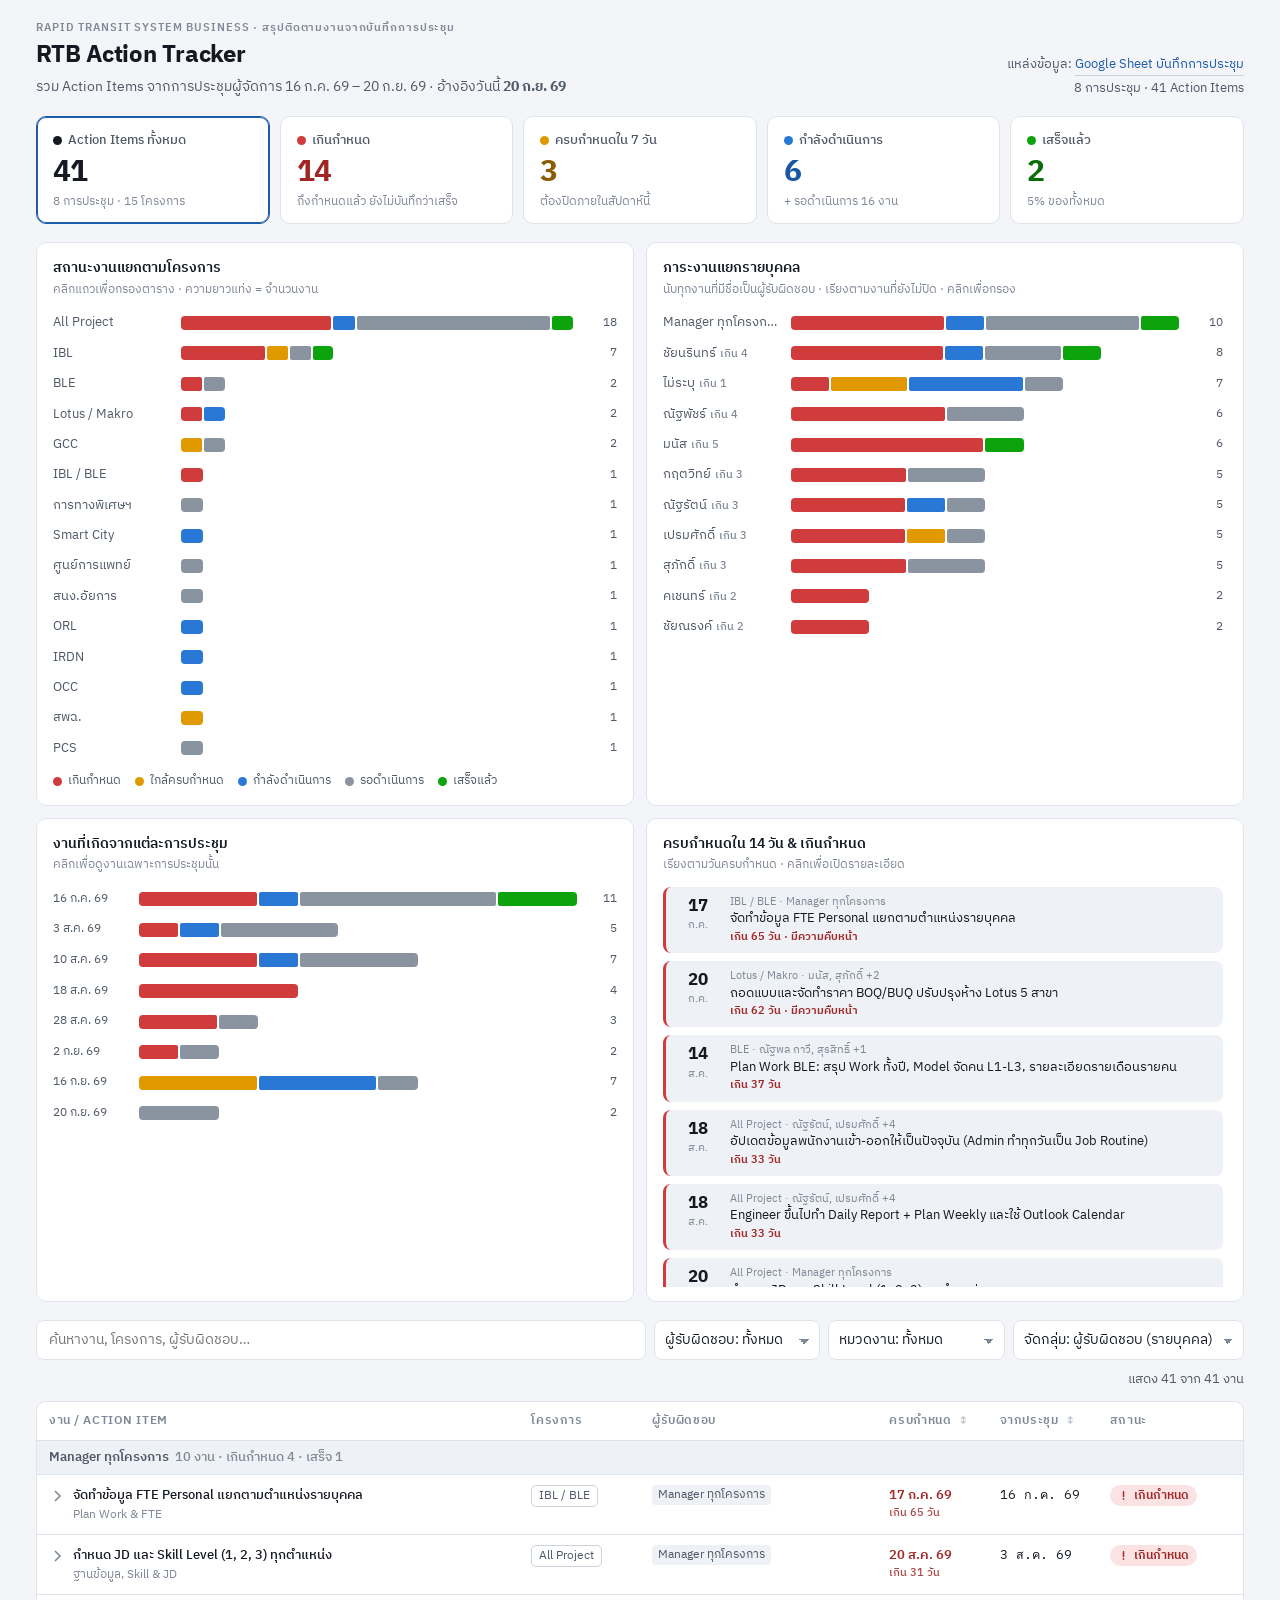
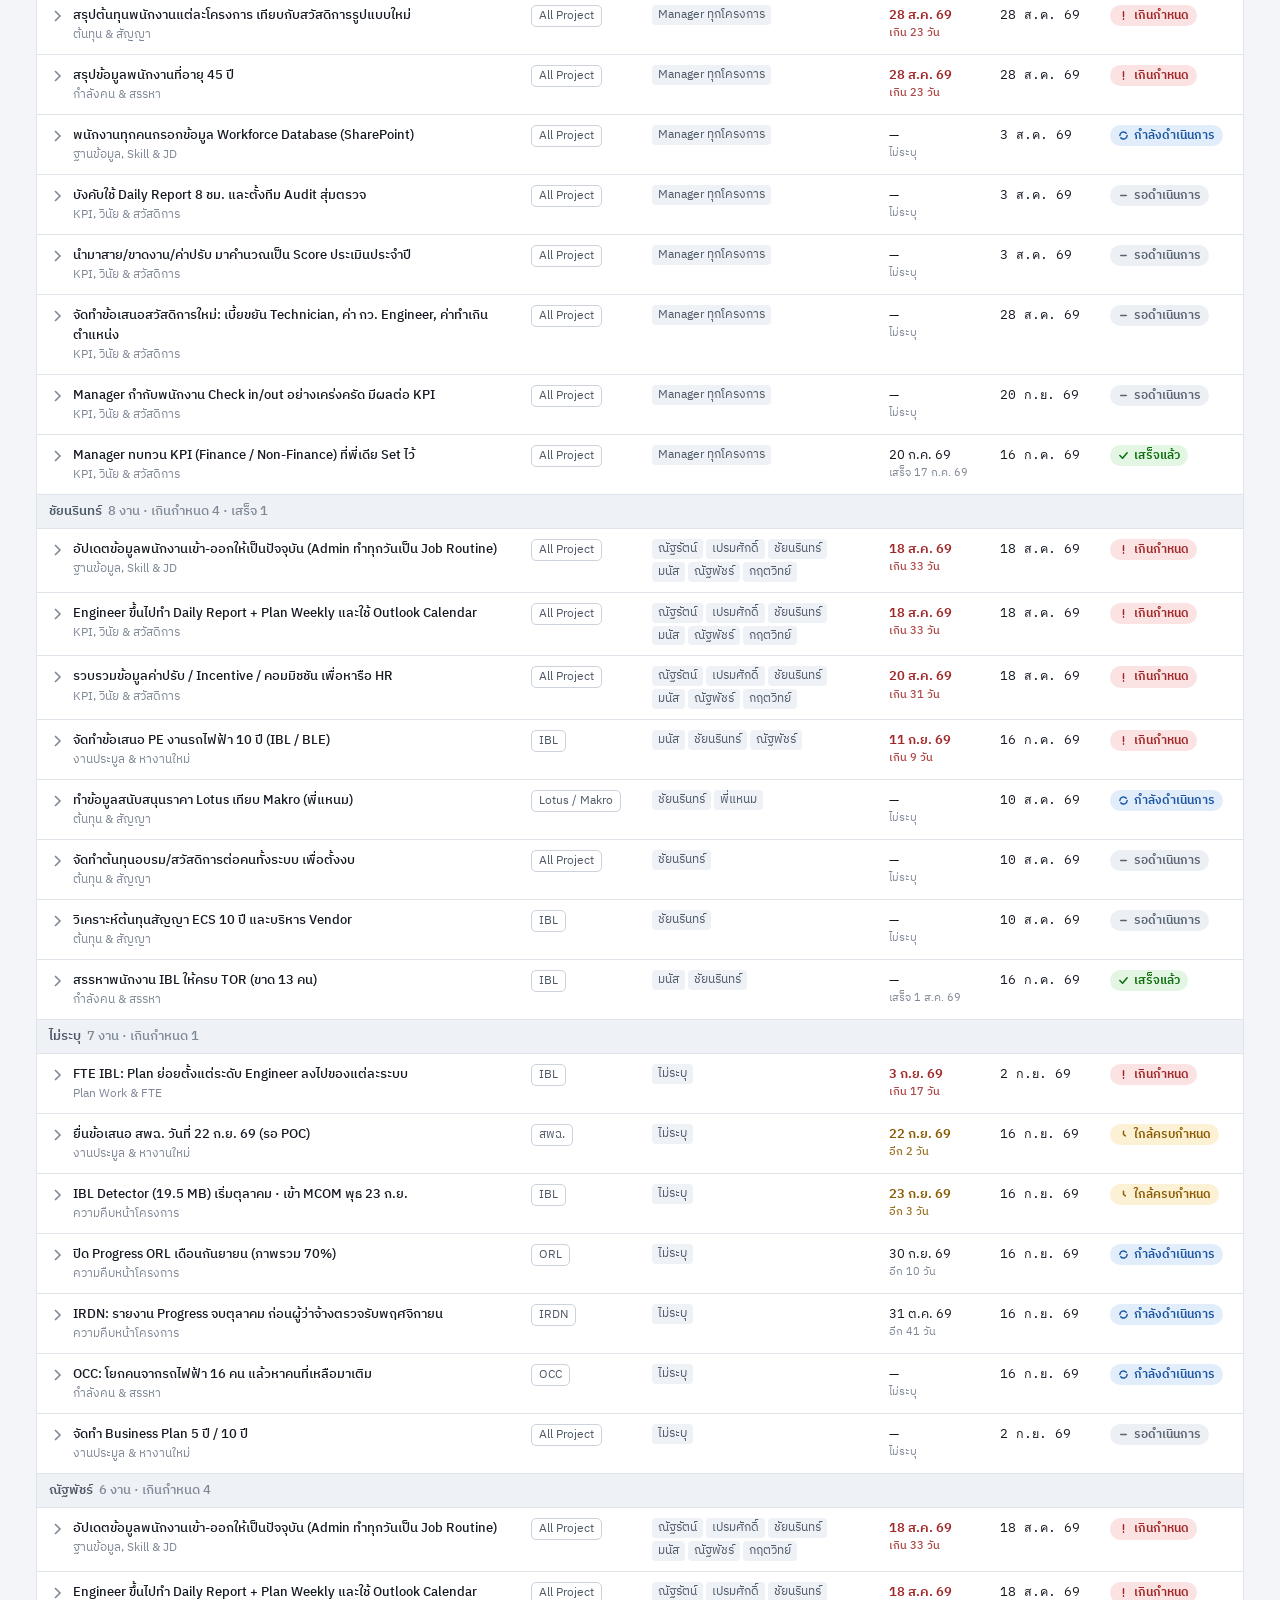
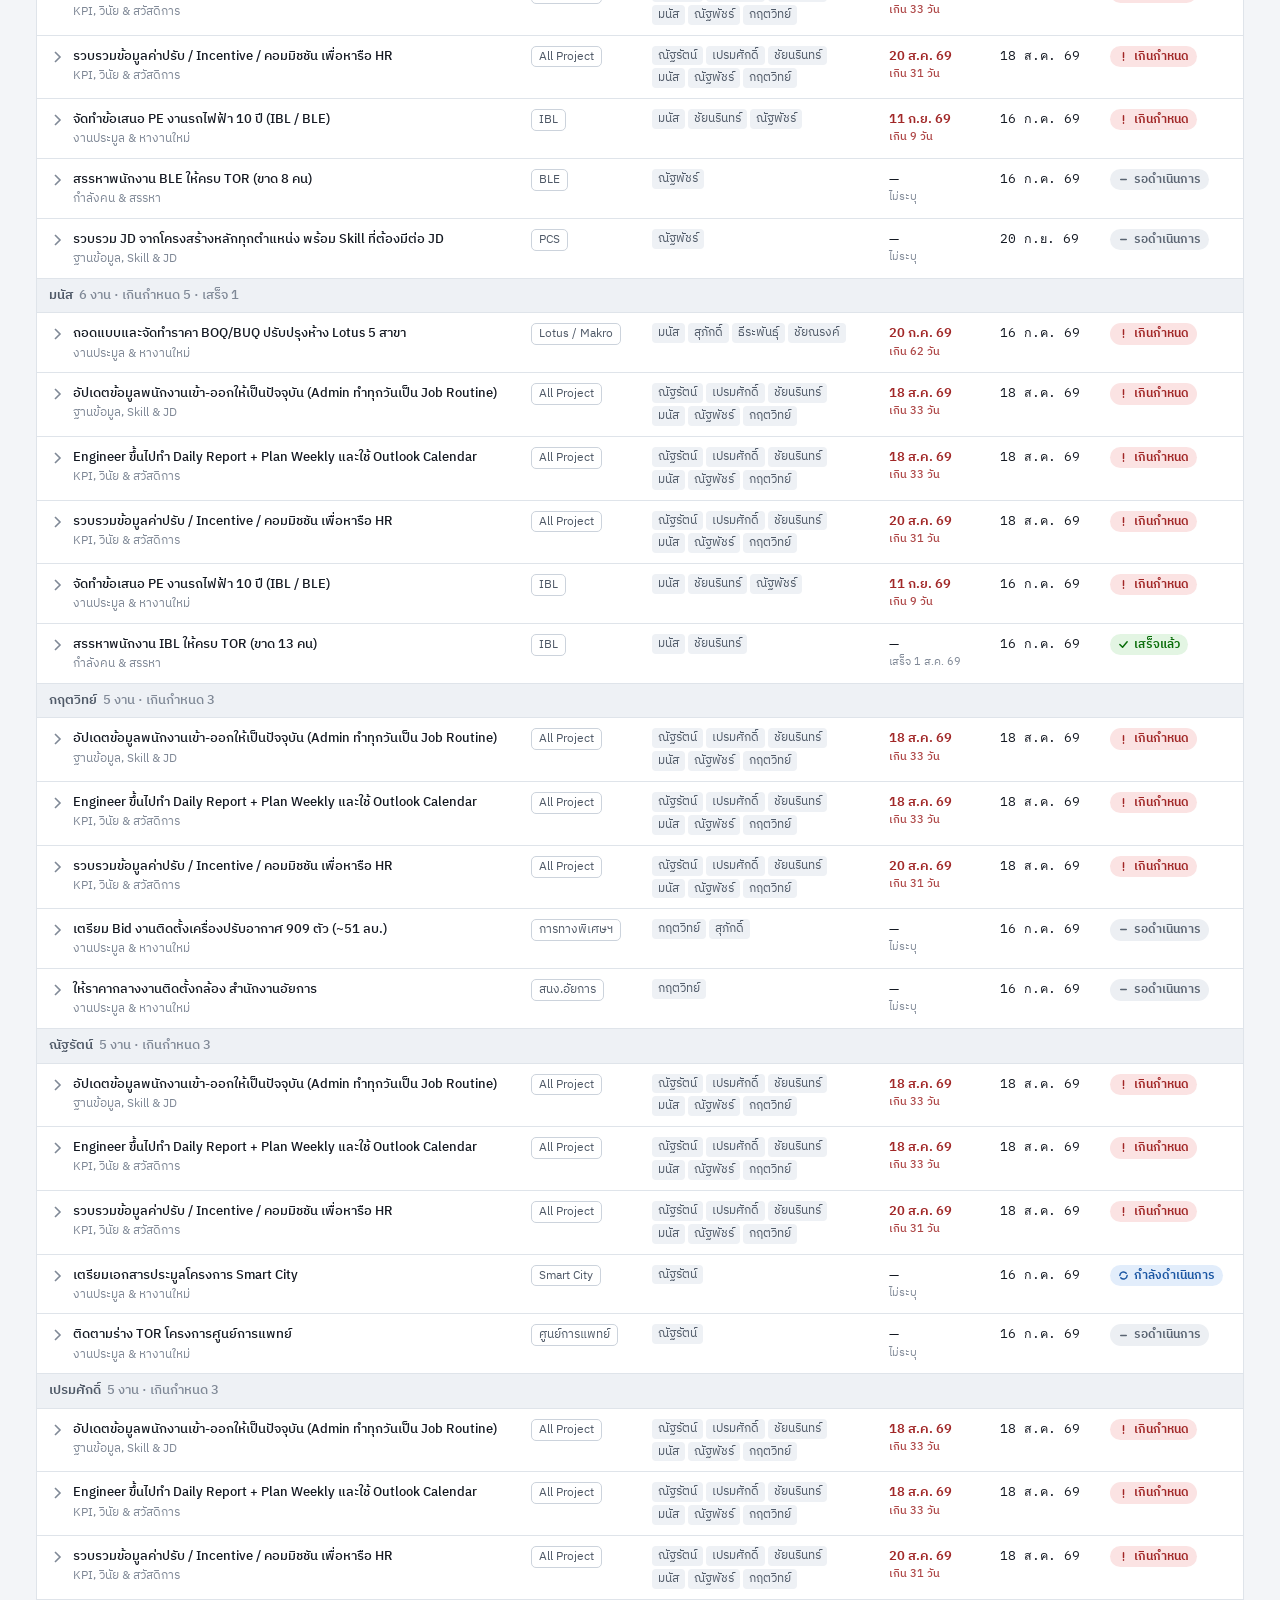
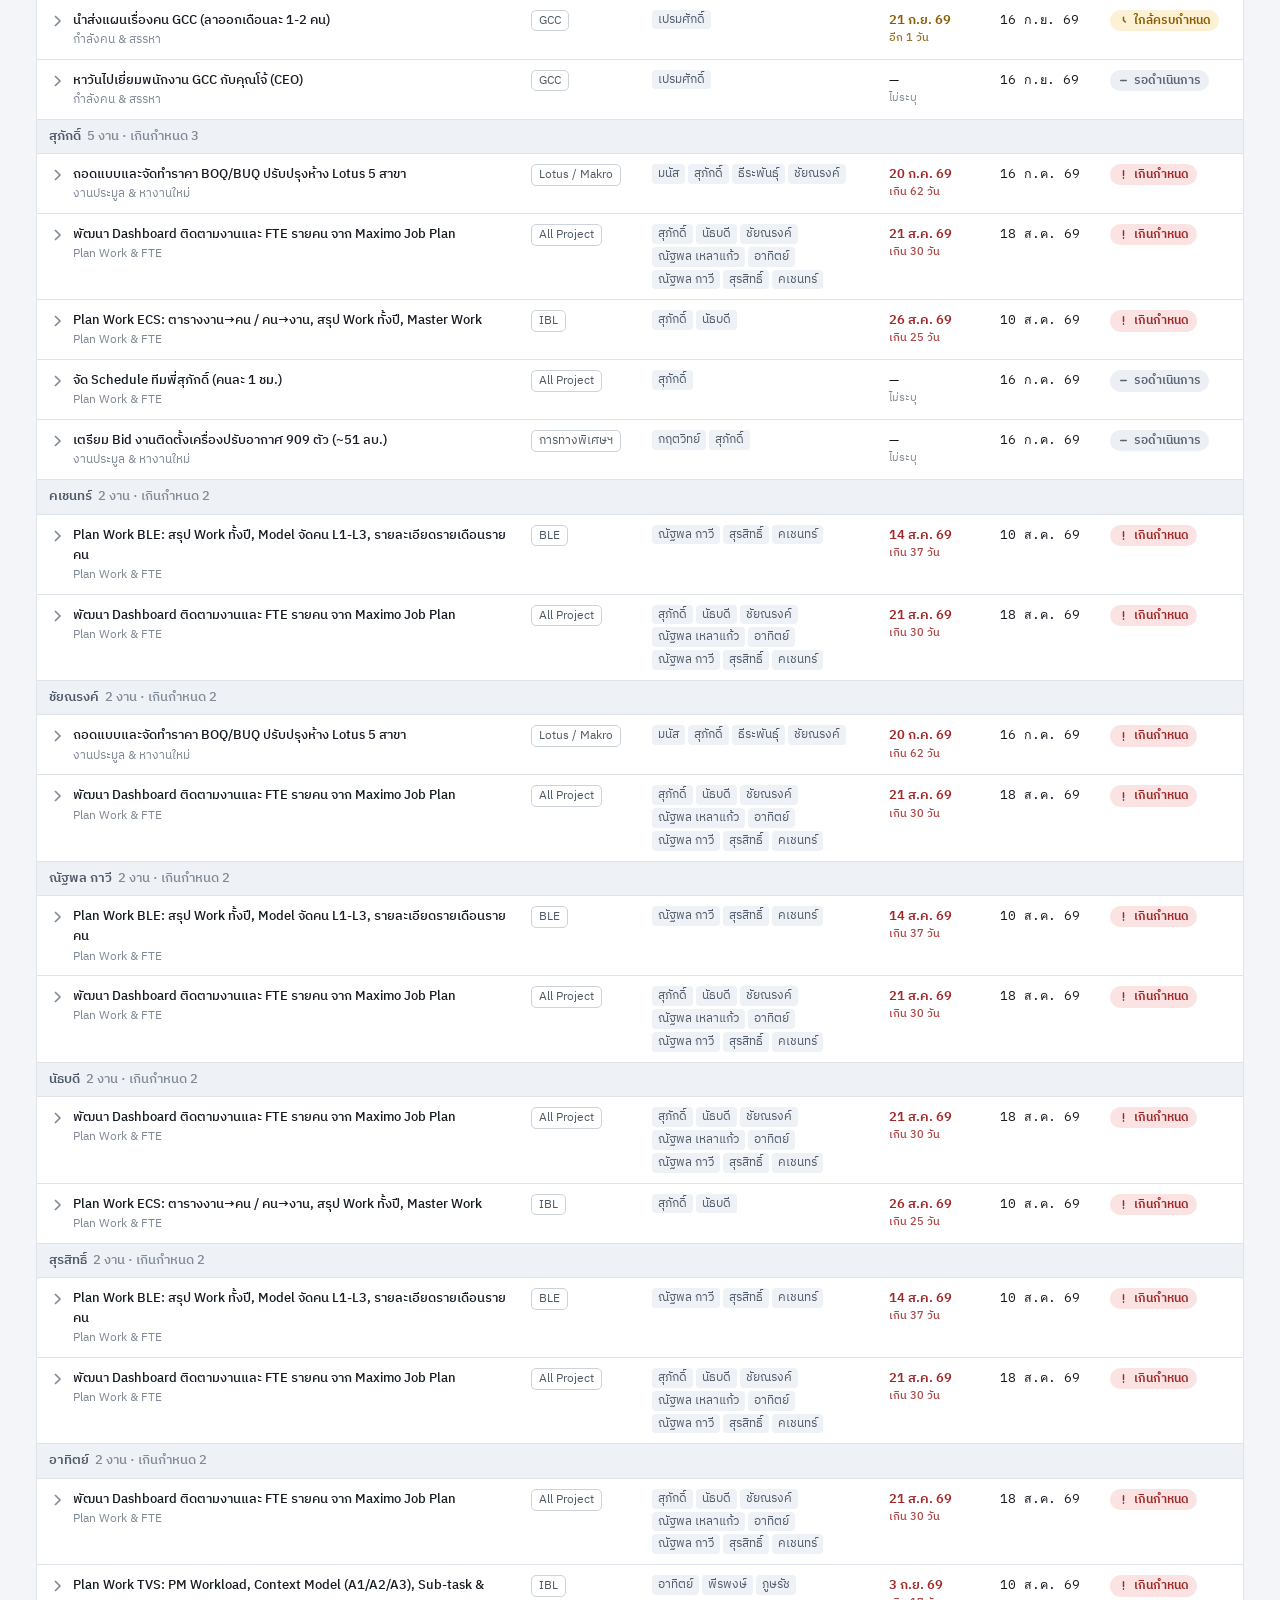
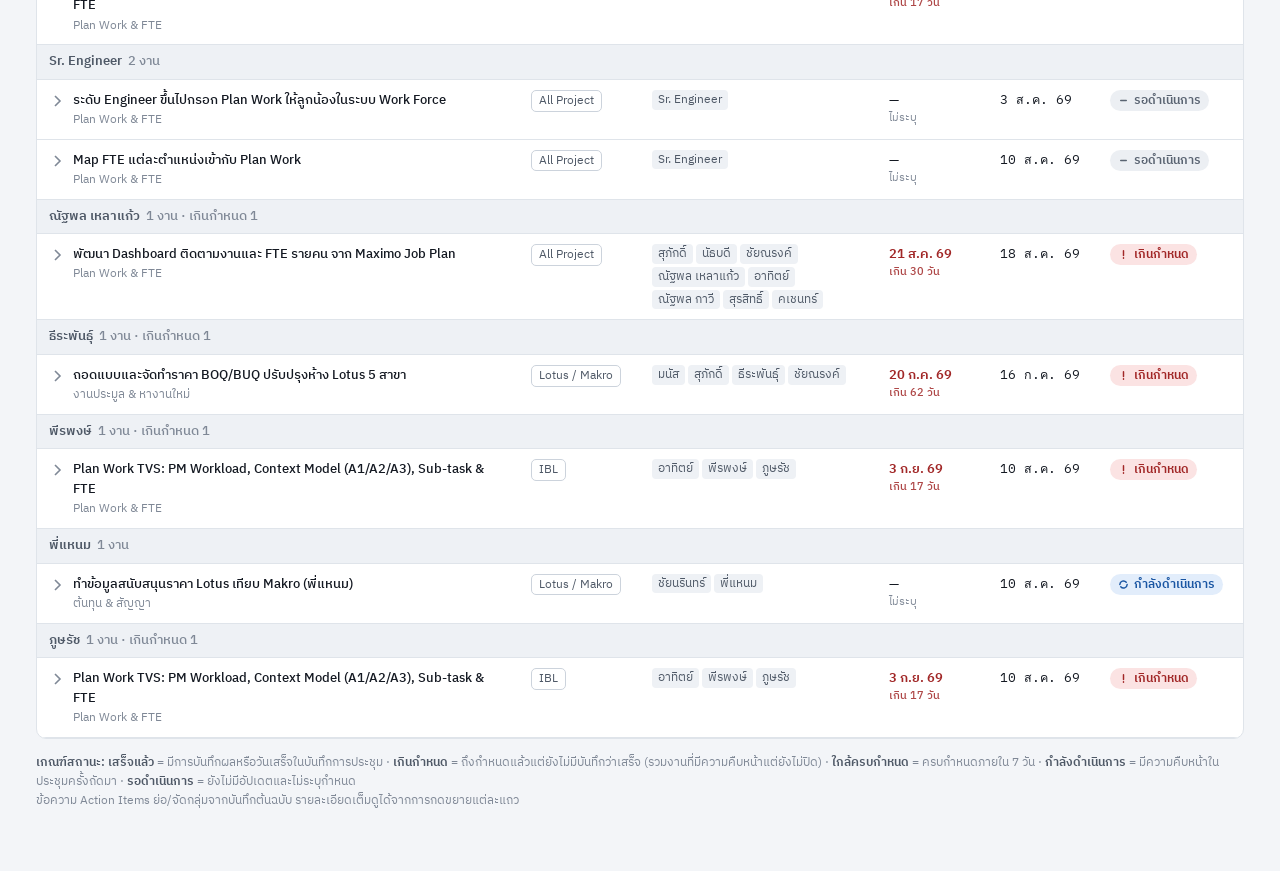
<file: action-tracker.html>
<!doctype html><html><head><meta charset=utf8><meta name=viewport content="width=device-width,initial-scale=1,viewport-fit=cover"><style>:root{color-scheme:light;box-sizing:border-box;padding-top:env(safe-area-inset-top,0px);padding-bottom:env(safe-area-inset-bottom,0px)}html{scroll-padding-top:env(safe-area-inset-top,0px)}body{margin:0;padding:0;font:14px -apple-system,BlinkMacSystemFont,sans-serif;background:#faf9f5;color:#141413}img{max-width:100%}[hidden]:not([hidden=until-found i]){display:none!important}</style></head><body>
<meta charset="utf-8">
<title>RTB Action Tracker</title>
<link rel="stylesheet" href="https://fonts.googleapis.com/css2?family=IBM+Plex+Sans+Thai:wght@400;500;600;700&family=IBM+Plex+Mono:wght@400;500&display=swap">
<style>
:root{
  --page:#f3f5f8; --surface:#ffffff; --surface-2:#eef1f5; --ink:#141922; --ink-2:#4f5967; --muted:#7f8896; --line:#dfe4ea; --line-2:#ccd3dc;
  --accent:#1c5cab; --accent-soft:#e3edfa; --accent-ink:#1c5cab;
  --s-done:#0ca30c; --s-done-bg:#e3f5e3; --s-done-ink:#0a6d0a;
  --s-prog:#2a78d6; --s-prog-bg:#e2edfb; --s-prog-ink:#1a56a3;
  --s-soon:#e09a00; --s-soon-bg:#fdf1d5; --s-soon-ink:#8a5b00;
  --s-late:#d03b3b; --s-late-bg:#fbe3e3; --s-late-ink:#a12727;
  --s-open:#8a93a0; --s-open-bg:#eceff3; --s-open-ink:#5a6472;
  --shadow:0 1px 2px rgba(20,25,34,.06),0 4px 14px rgba(20,25,34,.05);
  color-scheme:light;
}
@media (prefers-color-scheme: dark){
  :root:not([data-theme="light"]){
    --page:#0e1116; --surface:#171b22; --surface-2:#1f242d; --ink:#eef1f5; --ink-2:#b6bec9; --muted:#7f8896; --line:#2a303a; --line-2:#363d49;
    --accent:#5b9bec; --accent-soft:#1a2a42; --accent-ink:#8ab8f3;
    --s-done:#2fbf2f; --s-done-bg:#12301a; --s-done-ink:#6fd66f;
    --s-prog:#3987e5; --s-prog-bg:#152a45; --s-prog-ink:#8ab8f3;
    --s-soon:#f0b429; --s-soon-bg:#382b0c; --s-soon-ink:#f5cc6a;
    --s-late:#e35a5a; --s-late-bg:#3a1717; --s-late-ink:#f39a9a;
    --s-open:#7f8896; --s-open-bg:#242a33; --s-open-ink:#aeb6c0;
    --shadow:0 1px 2px rgba(0,0,0,.4),0 4px 14px rgba(0,0,0,.3);
    color-scheme:dark;
  }
}
:root[data-theme="dark"]{
  --page:#0e1116; --surface:#171b22; --surface-2:#1f242d; --ink:#eef1f5; --ink-2:#b6bec9; --muted:#7f8896; --line:#2a303a; --line-2:#363d49;
  --accent:#5b9bec; --accent-soft:#1a2a42; --accent-ink:#8ab8f3;
  --s-done:#2fbf2f; --s-done-bg:#12301a; --s-done-ink:#6fd66f;
  --s-prog:#3987e5; --s-prog-bg:#152a45; --s-prog-ink:#8ab8f3;
  --s-soon:#f0b429; --s-soon-bg:#382b0c; --s-soon-ink:#f5cc6a;
  --s-late:#e35a5a; --s-late-bg:#3a1717; --s-late-ink:#f39a9a;
  --s-open:#7f8896; --s-open-bg:#242a33; --s-open-ink:#aeb6c0;
  --shadow:0 1px 2px rgba(0,0,0,.4),0 4px 14px rgba(0,0,0,.3);
  color-scheme:dark;
}
*{box-sizing:border-box}
body{margin:0;background:var(--page);color:var(--ink);font-family:"IBM Plex Sans Thai",system-ui,-apple-system,"Segoe UI",sans-serif;font-size:14px;line-height:1.55;-webkit-font-smoothing:antialiased}
.wrap{max-width:1240px;margin:0 auto;padding-block:20px 48px;padding-inline:16px}
.mono{font-family:"IBM Plex Mono",ui-monospace,Menlo,monospace;font-variant-numeric:tabular-nums}
button{font:inherit;color:inherit}
button:focus-visible,select:focus-visible,input:focus-visible,[tabindex]:focus-visible{outline:2px solid var(--accent);outline-offset:2px}

/* header */
.hdr{display:flex;flex-wrap:wrap;align-items:flex-end;justify-content:space-between;gap:12px 24px;margin-bottom:18px}
.hdr h1{margin:0;font-size:24px;font-weight:700;letter-spacing:-.01em;text-wrap:balance}
.hdr .sub{color:var(--ink-2);margin-top:2px}
.eyebrow{font-size:11px;text-transform:uppercase;letter-spacing:.08em;color:var(--muted);font-weight:600}
.hdr-right{display:flex;flex-direction:column;align-items:flex-end;gap:4px;font-size:12.5px;color:var(--ink-2);text-align:right}
.hdr-right a{color:var(--accent-ink);text-decoration:none;border-bottom:1px solid var(--line-2)}
.hdr-right a:hover{border-bottom-color:var(--accent-ink)}

/* tiles */
.tiles{display:grid;grid-template-columns:repeat(5,minmax(0,1fr));gap:10px;margin-bottom:18px}
.tile{background:var(--surface);border:1px solid var(--line);border-radius:10px;padding:14px 16px 12px;cursor:pointer;text-align:left;position:relative;transition:border-color .15s,transform .15s}
.tile:hover{border-color:var(--line-2)}
.tile.active{border-color:var(--accent);box-shadow:0 0 0 1px var(--accent) inset}
.tile .lbl{display:flex;align-items:center;gap:6px;font-size:12.5px;color:var(--ink-2);font-weight:500}
.tile .num{font-size:30px;font-weight:700;line-height:1.1;margin-top:6px;letter-spacing:-.02em}
.tile .hint{font-size:11.5px;color:var(--muted);margin-top:4px}
.dot{width:9px;height:9px;border-radius:50%;flex:none;display:inline-block}
.dot.done{background:var(--s-done)}.dot.prog{background:var(--s-prog)}.dot.soon{background:var(--s-soon)}.dot.late{background:var(--s-late)}.dot.open{background:var(--s-open)}.dot.all{background:var(--ink)}
.tile.done .num{color:var(--s-done-ink)}.tile.late .num{color:var(--s-late-ink)}.tile.soon .num{color:var(--s-soon-ink)}.tile.prog .num{color:var(--s-prog-ink)}

/* panels grid */
.grid{display:grid;grid-template-columns:1fr 1fr;gap:12px;margin-bottom:18px}
.owners-list{max-height:330px;overflow-y:auto;padding-right:4px}
.brow .bl b{color:var(--muted);font-weight:500;margin-left:4px;font-size:11px}
.panel{background:var(--surface);border:1px solid var(--line);border-radius:10px;padding:14px 16px;min-width:0}
.panel h2{margin:0 0 2px;font-size:14px;font-weight:600}
.panel .desc{font-size:12px;color:var(--muted);margin-bottom:12px}

/* stacked bars */
.bars{display:flex;flex-direction:column;gap:7px}
.brow{display:grid;grid-template-columns:118px 1fr 34px;align-items:center;gap:10px;cursor:pointer;border-radius:6px;padding:2px 4px;margin:0 -4px}
.brow:hover{background:var(--surface-2)}
.brow.active{background:var(--accent-soft)}
.brow .bl{font-size:12.5px;color:var(--ink-2);white-space:nowrap;overflow:hidden;text-overflow:ellipsis}
.brow .bt{font-size:12px;color:var(--ink-2);text-align:right;font-variant-numeric:tabular-nums}
.track{display:flex;height:14px;gap:2px}
.seg{height:100%;border-radius:2px;min-width:2px;position:relative}
.seg:first-child{border-radius:4px 2px 2px 4px}.seg:last-child{border-radius:2px 4px 4px 2px}
.seg:only-child{border-radius:4px}
.seg.done{background:var(--s-done)}.seg.prog{background:var(--s-prog)}.seg.soon{background:var(--s-soon)}.seg.late{background:var(--s-late)}.seg.open{background:var(--s-open)}
.legend{display:flex;flex-wrap:wrap;gap:6px 14px;margin-top:12px;font-size:12px;color:var(--ink-2)}
.legend span{display:inline-flex;align-items:center;gap:6px}

/* meetings timeline */
.mlist{display:flex;flex-direction:column;gap:6px}
.mrow{display:grid;grid-template-columns:76px 1fr 30px;gap:10px;align-items:center;cursor:pointer;border-radius:6px;padding:3px 4px;margin:0 -4px}
.mrow:hover{background:var(--surface-2)}.mrow.active{background:var(--accent-soft)}
.mrow .md{font-size:12px;color:var(--ink-2);white-space:nowrap}
.mrow .mt{font-size:12px;color:var(--ink-2);text-align:right;font-variant-numeric:tabular-nums}

/* upcoming */
.up{display:flex;flex-direction:column;gap:8px}
.upi{display:grid;grid-template-columns:auto 1fr;gap:10px;align-items:start;padding:8px 10px;border-radius:8px;background:var(--surface-2);cursor:pointer;border-left:3px solid var(--s-open)}
.upi.late{border-left-color:var(--s-late)}.upi.soon{border-left-color:var(--s-soon)}
.upi:hover{filter:brightness(.98)}
.upi .d{font-size:12px;line-height:1.3;text-align:center;min-width:44px}
.upi .d b{display:block;font-size:17px;font-weight:700;letter-spacing:-.01em}
.upi .d small{color:var(--muted);font-size:10.5px}
.upi .t{font-size:12.5px;line-height:1.4}
.upi .t .p{font-size:11px;color:var(--muted);display:block}
.upi .t .w{display:block;font-size:11px;margin-top:2px;color:var(--ink-2)}
.up{max-height:400px;overflow-y:auto;padding-right:4px}
.upi .t .w.late{color:var(--s-late-ink);font-weight:600}
.upi .t .w.soon{color:var(--s-soon-ink);font-weight:600}
.empty{color:var(--muted);font-size:12.5px;padding:14px 0;text-align:center}

/* toolbar */
.tool{display:flex;flex-wrap:wrap;gap:8px;align-items:center;margin-bottom:10px}
.tool input[type=search]{flex:1 1 220px;min-width:0;padding:8px 12px;border:1px solid var(--line);border-radius:8px;background:var(--surface);color:var(--ink);font:inherit}
.tool select{padding:8px 30px 8px 10px;border:1px solid var(--line);border-radius:8px;background:var(--surface);color:var(--ink);font:inherit;appearance:none;-webkit-appearance:none;background-image:linear-gradient(45deg,transparent 50%,var(--muted) 50%),linear-gradient(135deg,var(--muted) 50%,transparent 50%);background-position:calc(100% - 15px) 55%,calc(100% - 10px) 55%;background-size:5px 5px;background-repeat:no-repeat}
.chips{display:flex;flex-wrap:wrap;gap:6px;align-items:center;margin-bottom:12px;min-height:0}
.chip{display:inline-flex;align-items:center;gap:6px;padding:3px 9px 3px 10px;border-radius:999px;background:var(--accent-soft);color:var(--accent-ink);font-size:12px;border:none;cursor:pointer;font-weight:500}
.chip:hover{filter:brightness(.96)}
.chip .x{font-size:14px;line-height:1;opacity:.7}
.clear{background:none;border:none;color:var(--muted);font-size:12px;cursor:pointer;text-decoration:underline;text-underline-offset:2px;padding:2px 4px}
.count{font-size:12.5px;color:var(--ink-2);margin-left:auto}

/* table */
.tbl-wrap{background:var(--surface);border:1px solid var(--line);border-radius:10px;overflow:hidden}
.tbl-scroll{overflow-x:auto}
table{width:100%;border-collapse:collapse;min-width:820px}
thead th{font-size:11.5px;text-transform:uppercase;letter-spacing:.05em;color:var(--muted);font-weight:600;text-align:left;padding:10px 12px;border-bottom:1px solid var(--line);background:var(--surface);position:sticky;top:0;z-index:1;white-space:nowrap}
thead th.sort{cursor:pointer;user-select:none}
thead th.sort:hover{color:var(--ink)}
thead th .arr{opacity:.5;margin-left:3px}
tbody tr.g td{background:var(--surface-2);font-weight:600;font-size:12.5px;padding:7px 12px;color:var(--ink-2);border-bottom:1px solid var(--line)}
tbody tr.g td span{font-weight:500;color:var(--muted);margin-left:6px}
tbody tr.r td{padding:10px 12px;border-bottom:1px solid var(--line);vertical-align:top;font-size:13px}
tbody tr.r{cursor:pointer}
tbody tr.r:hover td{background:color-mix(in srgb,var(--surface-2) 55%,var(--surface))}
tbody tr.r.open-row td{border-bottom-color:transparent}
tbody tr.d td{padding:0 12px 14px 44px;border-bottom:1px solid var(--line);font-size:12.5px;color:var(--ink-2);background:var(--surface)}
.title{font-weight:500;color:var(--ink);display:flex;gap:8px;align-items:flex-start}
.title .car{flex:none;width:16px;height:16px;margin-top:3px;color:var(--muted);transition:transform .15s}
tr.open-row .car{transform:rotate(90deg)}
.title .cat{display:block;font-size:11.5px;color:var(--muted);font-weight:400;margin-top:1px}
.pill{display:inline-flex;align-items:center;gap:5px;padding:2px 8px;border-radius:999px;font-size:11.5px;font-weight:600;white-space:nowrap;line-height:1.5}
.pill.done{background:var(--s-done-bg);color:var(--s-done-ink)}.pill.prog{background:var(--s-prog-bg);color:var(--s-prog-ink)}.pill.soon{background:var(--s-soon-bg);color:var(--s-soon-ink)}.pill.late{background:var(--s-late-bg);color:var(--s-late-ink)}.pill.open{background:var(--s-open-bg);color:var(--s-open-ink)}
.pill svg{width:11px;height:11px}
.proj{display:inline-block;padding:1px 7px;border:1px solid var(--line-2);border-radius:5px;font-size:11.5px;color:var(--ink-2);white-space:nowrap}
.owners{display:flex;flex-wrap:wrap;gap:3px;max-width:200px}
.own{font-size:11.5px;padding:1px 6px;background:var(--surface-2);border-radius:4px;color:var(--ink-2);white-space:nowrap}
.due{white-space:nowrap;font-variant-numeric:tabular-nums}
.due small{display:block;font-size:11px;color:var(--muted)}
.due.late{color:var(--s-late-ink);font-weight:600}.due.soon{color:var(--s-soon-ink);font-weight:600}
.due.late small,.due.soon small{color:inherit;font-weight:500;opacity:.85}
.dgrid{display:grid;grid-template-columns:1fr 1fr;gap:6px 24px;padding-top:6px}
.dgrid h4{margin:0 0 4px;font-size:11px;text-transform:uppercase;letter-spacing:.06em;color:var(--muted);font-weight:600}
.dgrid ul{margin:0;padding-left:16px}
.dgrid li{margin:2px 0}
.upd li{list-style:none;margin:4px 0;padding-left:0;display:grid;grid-template-columns:64px 1fr;gap:8px}
.upd li b{font-weight:500;color:var(--muted);font-size:11.5px;font-variant-numeric:tabular-nums;white-space:nowrap}
.dgrid ul.upd{padding-left:0}
.src{font-size:11px;color:var(--muted);margin-top:6px}
.foot{font-size:12px;color:var(--muted);margin-top:14px;line-height:1.6}
.foot b{color:var(--ink-2);font-weight:600}

@media (max-width:980px){
  .tiles{grid-template-columns:repeat(3,minmax(0,1fr))}
}
@media (max-width:640px){
  .tiles{grid-template-columns:repeat(2,minmax(0,1fr))}
  .tiles .tile:first-child{grid-column:1/-1}
  .grid{grid-template-columns:1fr}
  .hdr-right{align-items:flex-start;text-align:left}
  .brow{grid-template-columns:96px 1fr 30px}
  .dgrid{grid-template-columns:1fr}
  tbody tr.d td{padding-left:12px}
}
@media (prefers-reduced-motion:reduce){*{transition:none!important}}
</style>

<div class="wrap">
  <header class="hdr">
    <div>
      <div class="eyebrow">Rapid Transit System Business · สรุปติดตามงานจากบันทึกการประชุม</div>
      <h1>RTB Action Tracker</h1>
      <div class="sub">รวม Action Items จากการประชุมผู้จัดการ <span id="range"></span> · อ้างอิงวันนี้ <b id="today"></b></div>
    </div>
    <div class="hdr-right">
      <span>แหล่งข้อมูล: <a href="https://docs.google.com/spreadsheets/d/1nYQOoOtZRPfxs1iKjQckmWs_QnvS2UdS-49XUeO0Oro/edit" target="_blank" rel="noopener">Google Sheet บันทึกการประชุม</a></span>
      <span id="mcount"></span>
    </div>
  </header>

  <section class="tiles" id="tiles" aria-label="สรุปสถานะ"></section>

  <section class="grid">
    <div class="panel">
      <h2>สถานะงานแยกตามโครงการ</h2>
      <div class="desc">คลิกแถวเพื่อกรองตาราง · ความยาวแท่ง = จำนวนงาน</div>
      <div class="bars" id="projBars"></div>
      <div class="legend" id="legend"></div>
    </div>
    <div class="panel">
      <h2>ภาระงานแยกรายบุคคล</h2>
      <div class="desc">นับทุกงานที่มีชื่อเป็นผู้รับผิดชอบ · เรียงตามงานที่ยังไม่ปิด · คลิกเพื่อกรอง</div>
      <div class="bars owners-list" id="ownerBars"></div>
    </div>
    <div class="panel">
      <h2>งานที่เกิดจากแต่ละการประชุม</h2>
      <div class="desc">คลิกเพื่อดูงานเฉพาะการประชุมนั้น</div>
      <div class="mlist" id="meetBars"></div>
    </div>
    <div class="panel">
      <h2>ครบกำหนดใน 14 วัน &amp; เกินกำหนด</h2>
      <div class="desc">เรียงตามวันครบกำหนด · คลิกเพื่อเปิดรายละเอียด</div>
      <div class="up" id="upcoming"></div>
    </div>
  </section>

  <section>
    <div class="tool">
      <input type="search" id="q" placeholder="ค้นหางาน, โครงการ, ผู้รับผิดชอบ…" aria-label="ค้นหา">
      <select id="fOwner" aria-label="ผู้รับผิดชอบ"><option value="">ผู้รับผิดชอบ: ทั้งหมด</option></select>
      <select id="fCat" aria-label="หมวดงาน"><option value="">หมวดงาน: ทั้งหมด</option></select>
      <select id="group" aria-label="จัดกลุ่ม">
        <option value="owner">จัดกลุ่ม: ผู้รับผิดชอบ (รายบุคคล)</option>
        <option value="project">จัดกลุ่ม: โครงการ</option>
        <option value="meeting">จัดกลุ่ม: การประชุม</option>
        <option value="status">จัดกลุ่ม: สถานะ</option>
        <option value="cat">จัดกลุ่ม: หมวดงาน</option>
        <option value="">ไม่จัดกลุ่ม</option>
      </select>
    </div>
    <div class="chips" id="chips"></div>
    <div class="tbl-wrap">
      <div class="tbl-scroll">
        <table id="tbl">
          <thead><tr>
            <th style="width:40%">งาน / Action Item</th>
            <th>โครงการ</th>
            <th>ผู้รับผิดชอบ</th>
            <th class="sort" data-k="due">ครบกำหนด <span class="arr">↕</span></th>
            <th class="sort" data-k="meeting">จากประชุม <span class="arr">↕</span></th>
            <th>สถานะ</th>
          </tr></thead>
          <tbody id="tbody"></tbody>
        </table>
      </div>
    </div>
    <p class="foot">
      <b>เกณฑ์สถานะ:</b> <b>เสร็จแล้ว</b> = มีการบันทึกผลหรือวันเสร็จในบันทึกการประชุม ·
      <b>เกินกำหนด</b> = ถึงกำหนดแล้วแต่ยังไม่มีบันทึกว่าเสร็จ (รวมงานที่มีความคืบหน้าแต่ยังไม่ปิด) ·
      <b>ใกล้ครบกำหนด</b> = ครบกำหนดภายใน 7 วัน ·
      <b>กำลังดำเนินการ</b> = มีความคืบหน้าในประชุมครั้งถัดมา ·
      <b>รอดำเนินการ</b> = ยังไม่มีอัปเดตและไม่ระบุกำหนด
      <br>ข้อความ Action Items ย่อ/จัดกลุ่มจากบันทึกต้นฉบับ รายละเอียดเต็มดูได้จากการกดขยายแต่ละแถว
    </p>
  </section>
</div>

<script>
const TODAY = new Date(2026,8,20); // 20 ก.ย. 2569
const SOON_DAYS = 7;
const TH_M = ['ม.ค.','ก.พ.','มี.ค.','เม.ย.','พ.ค.','มิ.ย.','ก.ค.','ส.ค.','ก.ย.','ต.ค.','พ.ย.','ธ.ค.'];
const MEETINGS = {
  '2026-07-16':'16 ก.ค. 69','2026-08-03':'3 ส.ค. 69','2026-08-10':'10 ส.ค. 69','2026-08-18':'18 ส.ค. 69',
  '2026-08-28':'28 ส.ค. 69','2026-09-02':'2 ก.ย. 69','2026-09-16':'16 ก.ย. 69','2026-09-20':'20 ก.ย. 69'
};
const STATUS = {
  done:{l:'เสร็จแล้ว',ico:'M2 6l3 3 5-6'},
  late:{l:'เกินกำหนด',ico:'M6 2v5M6 9.5v.5'},
  soon:{l:'ใกล้ครบกำหนด',ico:'M6 2.5v3.5l2 1.5'},
  prog:{l:'กำลังดำเนินการ',ico:'M2 6a4 4 0 0 1 7-2.5M10 6a4 4 0 0 1-7 2.5'},
  open:{l:'รอดำเนินการ',ico:'M3 6h6'}
};
const ORDER = ['late','soon','prog','open','done'];

// ── Action Items (สรุปจากบันทึกการประชุม) ──────────────────────────
// m = การประชุมที่มอบหมาย, p = โครงการ, c = หมวด, t = งาน, d = รายละเอียด, o = ผู้รับผิดชอบ, due, st = done|prog|open, u = อัปเดตในการประชุมครั้งถัดมา
const ITEMS = [
 {m:'2026-07-16',p:'IBL',c:'กำลังคน & สรรหา',t:'สรรหาพนักงาน IBL ให้ครบ TOR (ขาด 13 คน)',d:['ปัจจุบัน 111 คน จากเป้า 124 คน ตามเงื่อนไขต้องไม่ต่ำกว่า 95%','ขาด ECS 4, FDA 8, Support 1 · จะเข้า 6 คน ผ่านสัมภาษณ์ 1 คน หาเพิ่ม 6 คน'],o:['มนัส','ชัยนรินทร์'],due:null,st:'done',doneDate:'1 ส.ค. 69',u:[{d:'1 ส.ค.',t:'สัมภาษณ์ครบแล้ว (มนัส)'}]},
 {m:'2026-07-16',p:'BLE',c:'กำลังคน & สรรหา',t:'สรรหาพนักงาน BLE ให้ครบ TOR (ขาด 8 คน)',d:['TOR 71 คน ปัจจุบันขาด 8 คน','Manager ต้องติดตามการสรรหากับ HR ใกล้ชิด รายงานทันทีหากไม่เป็นไปตามเป้า เพื่อหลีกเลี่ยงค่าปรับจากผู้ว่าจ้าง','มีการพัฒนาเว็บ Manpower Data ดูสถานะพนักงานใหม่แบบ Real-time'],o:['ณัฐพัชร์'],due:null,st:'open'},
 {m:'2026-07-16',p:'IBL / BLE',c:'Plan Work & FTE',t:'จัดทำข้อมูล FTE Personal แยกตามตำแหน่งรายบุคคล',d:['ให้เห็นว่าพนักงาน 1 คนรับผิดชอบงานอะไรและใช้เวลาแต่ละส่วนเท่าใด','นำร่องกลุ่มพนักงาน Admin เป็นลำดับแรก'],o:['Manager ทุกโครงการ'],due:'2026-07-17',st:'prog',u:[{d:'ก.ค.',t:'BLE ส่งแล้ว · IBL ยังไม่มีบันทึกการส่ง'},{d:'3 ส.ค.',t:'พบชั่วโมงงานจริงของ Admin ค่อนข้างน้อย (100-200 นาที/วัน) ให้พิจารณา Shared Pool และต้นทุนรายบุคคล'}]},
 {m:'2026-07-16',p:'All Project',c:'Plan Work & FTE',t:'จัด Schedule ทีมพี่สุภักดิ์ (คนละ 1 ชม.)',d:['หัวข้อ Plan Work'],o:['สุภักดิ์'],due:null,st:'open'},
 {m:'2026-07-16',p:'All Project',c:'KPI, วินัย & สวัสดิการ',t:'Manager ทบทวน KPI (Finance / Non-Finance) ที่พี่เดีย Set ไว้',d:['KPI ที่ตั้งไว้ Manager ยังไม่ได้ Review'],o:['Manager ทุกโครงการ'],due:'2026-07-20',st:'done',doneDate:'17 ก.ค. 69',u:[{d:'17 ก.ค.',t:'ส่ง Weight น้ำหนักใหม่แล้ว (Finance: มนัส)'}]},
 {m:'2026-07-16',p:'IBL',c:'งานประมูล & หางานใหม่',t:'จัดทำข้อเสนอ PE งานรถไฟฟ้า 10 ปี (IBL / BLE)',d:['เพิ่มรายละเอียด 1,500 MB ของแต่ละระบบ และข้อมูล Organization','Manager ตรวจสอบความถูกต้อง เตรียมคำถาม-คำตอบ: ทำไมทุนเป็นแบบนี้ ทำไม Mat เป็นแบบนี้ จะได้งานนี้ไหม มี NI เท่าไหร่'],o:['มนัส','ชัยนรินทร์','ณัฐพัชร์'],due:'2026-09-11',st:'prog',u:[{d:'2 ก.ย.',t:'ชี้แจงงาน L4 · Review PE กับพี่ติ๊ก 4 ก.ย. · คุยกับพี่ชิน 7-11 ก.ย.'}]},
 {m:'2026-07-16',p:'Lotus / Makro',c:'งานประมูล & หางานใหม่',t:'ถอดแบบและจัดทำราคา BOQ/BUQ ปรับปรุงห้าง Lotus 5 สาขา',d:['โรจนะ: มนัส (BOQ 1.4 MB 4 ส่วน ไฟฟ้า/แอร์/San) · ทาวน์อินทาวน์ + สุวินทวงศ์: สุภักดิ์ · รามอินทรา: ธีระพันธุ์ · ขอนแก่น: ชัยณรงค์','รอต้นทุนแต่ละ Part · แยก Civil / M&E กี่รายการ · แบ่ง Mat กับ Labor · นำ Cost ที่มีอยู่เข้าระบบ'],o:['มนัส','สุภักดิ์','ธีระพันธุ์','ชัยณรงค์'],due:'2026-07-20',st:'prog',u:[{d:'10 ส.ค.',t:'ราคาต่อครั้ง: ไฟฟ้า 20,000 · Chiller 5,000 · Gen 3,900 · ปั๊ม 5,000 · Fire Pump 500 · บ่อบำบัด 1,300'},{d:'16 ก.ย.',t:'เสนอกรอบราคาไปแล้ว 4 สาขา · ราคาควรอยู่ภายใต้ Budget'}]},
 {m:'2026-07-16',p:'การทางพิเศษฯ',c:'งานประมูล & หางานใหม่',t:'เตรียม Bid งานติดตั้งเครื่องปรับอากาศ 909 ตัว (~51 ลบ.)',d:['สเปคแอร์ 60,000 BTU ต้องได้เบอร์ 5 ระดับ 2 ดาว ซึ่งหายากในตลาด','ข้อจำกัดพื้นที่ในตู้เก็บเงิน อาจต้องสั่งทำพิเศษ (Make by order)'],o:['กฤตวิทย์','สุภักดิ์'],due:null,st:'open'},
 {m:'2026-07-16',p:'Smart City',c:'งานประมูล & หางานใหม่',t:'เตรียมเอกสารประมูลโครงการ Smart City',d:['อยู่ระหว่างการเตรียมเอกสารประมูล'],o:['ณัฐรัตน์'],due:null,st:'prog',u:[{d:'16 ก.ย.',t:'ถึงขั้นเงินงวดแรก'}]},
 {m:'2026-07-16',p:'ศูนย์การแพทย์',c:'งานประมูล & หางานใหม่',t:'ติดตามร่าง TOR โครงการศูนย์การแพทย์',d:['ร่าง TOR รอประกาศประชาพิจารณ์'],o:['ณัฐรัตน์'],due:null,st:'open'},
 {m:'2026-07-16',p:'สนง.อัยการ',c:'งานประมูล & หางานใหม่',t:'ให้ราคากลางงานติดตั้งกล้อง สำนักงานอัยการ',d:['รอประกาศประชาพิจารณ์ เพื่อเข้าไปคอมเมนต์'],o:['กฤตวิทย์'],due:null,st:'open'},

 {m:'2026-08-03',p:'All Project',c:'ฐานข้อมูล, Skill & JD',t:'พนักงานทุกคนกรอกข้อมูล Workforce Database (SharePoint)',d:['ยืนยันวุฒิการศึกษา ทักษะเฉพาะทาง และประสบการณ์ทำงาน ภายใต้งบ 329','ใช้วิเคราะห์ว่าพนักงานแต่ละคนปฏิบัติงานไซต์ใดได้บ้าง'],o:['Manager ทุกโครงการ'],due:null,st:'prog',u:[{d:'3 ส.ค.',t:'กรอกแล้วประมาณ 170 คน ยังไม่ครบ'},{d:'18 ส.ค.',t:'ให้รวบรวม CV/ประสบการณ์ทุกคน แม้เป็นประสบการณ์จากที่อื่น'}]},
 {m:'2026-08-03',p:'All Project',c:'ฐานข้อมูล, Skill & JD',t:'กำหนด JD และ Skill Level (1, 2, 3) ทุกตำแหน่ง',d:['JD แต่ละตำแหน่ง (Manager, Senior, Engineer, Technician) แบ่งทักษะมาตรฐาน + ทักษะเพิ่มเติมตามระบบ','ใช้จับคู่คนกับงาน (Matching) และรวมใน Workforce Database เพื่อให้ AI วางแผนทรัพยากร'],o:['Manager ทุกโครงการ'],due:'2026-08-20',st:'prog',u:[{d:'18 ส.ค.',t:'กำหนด Skill Level A/B/C · ระบุข้อจำกัดรายบุคคล เช่น ไม่มีใบ กว. (Due 20/8)'},{d:'20 ก.ย.',t:'มอบ ณัฐพัชร์ รวบรวม JD จากโครงสร้างหลักทุกตำแหน่ง (PCS)'}]},
 {m:'2026-08-03',p:'All Project',c:'Plan Work & FTE',t:'ระดับ Engineer ขึ้นไปกรอก Plan Work ให้ลูกน้องในระบบ Work Force',d:['เพื่อเปรียบเทียบแผน (Plan) กับงานที่ทำจริง (Actual)'],o:['Sr. Engineer'],due:null,st:'open'},
 {m:'2026-08-03',p:'All Project',c:'KPI, วินัย & สวัสดิการ',t:'บังคับใช้ Daily Report 8 ชม. และตั้งทีม Audit สุ่มตรวจ',d:['Daily Report ต้องตรงตามความเป็นจริง สะท้อน Performance รายบุคคล','ทีม Audit (คล้าย ISO) สุ่มตรวจว่าใช้เวลาและจำนวนคนตามที่ระบุจริง'],o:['Manager ทุกโครงการ'],due:null,st:'open'},
 {m:'2026-08-03',p:'All Project',c:'KPI, วินัย & สวัสดิการ',t:'นำมาสาย/ขาดงาน/ค่าปรับ มาคำนวณเป็น Score ประเมินประจำปี',d:['Manager และ Engineer ต้องตรวจสอบข้อมูลที่ลูกน้องกรอก ถือเป็นส่วนหนึ่งของ KPI บริหารทีม'],o:['Manager ทุกโครงการ'],due:null,st:'open'},

 {m:'2026-08-10',p:'Lotus / Makro',c:'ต้นทุน & สัญญา',t:'ทำข้อมูลสนับสนุนราคา Lotus เทียบ Makro (พี่แหนม)',d:['ระบุว่าที่ทำไม่ได้เพราะอะไร / ที่มาของราคามาจากไหน','ไฟฟ้า Lotus 20,000 vs Makro 60,000 บาท/ครั้ง ทั้งที่ Scope เหมือนกัน','ล้างปั๊ม 500 บาท/ตัว รวมเซ็นรับรองระบบไฟ ต่ำเกินไป · บ่อบำบัดต้องประสานเทศบาลเอง'],o:['ชัยนรินทร์','พี่แหนม'],due:null,st:'prog',u:[{d:'16 ก.ย.',t:'Makro/Lotus Rev 0.13 Cost 0.15 (ติดลบ 0.20) ต้องทบทวนต้นทุน'}]},
 {m:'2026-08-10',p:'All Project',c:'ต้นทุน & สัญญา',t:'จัดทำต้นทุนอบรม/สวัสดิการต่อคนทั้งระบบ เพื่อตั้งงบ',d:['Module E 2,750 บาท/คน · งานไฟฟ้า/ที่สูงมีค่าใช้จ่ายเพิ่ม · รีเฟรชทุก 2 ปี ~6,000 · บัตรพนักงาน 700','เตรียมรับมือพนักงานลาออกหลังได้ใบรับรอง'],o:['ชัยนรินทร์'],due:null,st:'open'},
 {m:'2026-08-10',p:'IBL',c:'ต้นทุน & สัญญา',t:'วิเคราะห์ต้นทุนสัญญา ECS 10 ปี และบริหาร Vendor',d:['สัญญาเดิม (18-25) 130 ลบ. ใช้อะไหล่ ~52 ลบ. · สัญญาใหม่ยื่น 143 ลบ. ต้นทุนจริง ~71 ลบ./10 ปี','ECS Rev 392 MB Cost 286 MB งาน Add 8.9 MB · พี่ต้นไม่ลดราคาเพราะซื้อความเสี่ยง','นัดบริษัทธาร์นัธเข้ามาคุย · ผู้รับเหมา A/B/C เสนอเท่าไหร่ ทำไมเลือกเจ้านี้ · Manager ใส่ Budget เอง','Replace ECS ครบจำนวนหรือยัง ต้อง KPI ให้ BEM ตรวจสอบ · Chiller บางตัวอายุ 20+ ปี'],o:['ชัยนรินทร์'],due:null,st:'open'},
 {m:'2026-08-10',p:'IBL',c:'Plan Work & FTE',t:'Plan Work ECS: ตารางงาน→คน / คน→งาน, สรุป Work ทั้งปี, Master Work',d:['ECS ~2,341 Work/เดือน (ส.ค. ~2,200) · แต่ละ Work ใช้กี่คน ใครทำ · พนักงาน 1 คนทำอะไรใน 8 ชม.','กรอง Master Work ให้ชัดว่าแต่ละงานใช้เวลาเท่าใด คนระดับใด · พี่ต้นต้องการ Daily Plan Report ภายใต้ St.Eng'],o:['สุภักดิ์','นัธบดี'],due:'2026-08-26',st:'prog',u:[{d:'10 ส.ค.',t:'ขอ Format ก่อน 11/8 และนำเสนออีกครั้งก่อนวันศุกร์'},{d:'18 ส.ค.',t:'ขอข้อมูล 1 เดือน (2,000 Work / 39 คน ใครทำอะไร) ส่งภายใน 26/8'}]},
 {m:'2026-08-10',p:'IBL',c:'Plan Work & FTE',t:'Plan Work TVS: PM Workload, Context Model (A1/A2/A3), Sub-task & FTE',d:['PM รายเดือน: ส.ค. 288 · ก.ย. 293 · ต.ค. 282 · พ.ย. 212 · ธ.ค. 285 · ม.ค. 292 (ดึง WO จาก Maximo ทุกวันที่ 15)','ระบุตำแหน่ง/ระดับที่ต้องใช้ต่องานแทนชื่อคน · แตก Sub-task ใน 8 ชม. · ตัวอย่าง MCP U01 M2 160 นาที 5 คน','Master Work 192 · MCP 134 · DDC 14 · EAG 2 · จัดการงานแทรก CM / Waiting List / OT'],o:['อาทิตย์','พีรพงษ์','ภูษรัช'],due:'2026-09-03',st:'prog',u:[{d:'10 ส.ค.',t:'ขอ Format ก่อน 14/8'},{d:'2 ก.ย.',t:'SOW ทั้งหมดใต้ TVS? Plan 27 คน Act 24 คน · Work 1,281 รายการ · เพิ่ม 1 Work ใช้กี่คน แยกเวลาเดินทาง · เพิ่มดีเทล Task · แก้ไขแดชบอร์ด'}]},
 {m:'2026-08-10',p:'BLE',c:'Plan Work & FTE',t:'Plan Work BLE: สรุป Work ทั้งปี, Model จัดคน L1-L3, รายละเอียดรายเดือนรายคน',d:['TVS ~89 · FDA/FDF ~150 · ECS ~600 งาน/เดือน','Job Plan: ECS 63 · FDA 23 · FPSG 16 · CV 26 · คำนวณ Location × ความถี่ (เช่น Chiller 19 ครั้ง/ปี)','แยกไฟล์ทีมแล้ว Link มาส่วนกลาง · หัวหน้าเปลี่ยน Mindset จากทำงานเป็นบันทึก/วิเคราะห์ Performance'],o:['ณัฐพล กาวี','สุรสิทธิ์','คเชนทร์'],due:'2026-08-14',st:'open',u:[{d:'10 ส.ค.',t:'ขอ Format ก่อน 11/8 นำเสนอก่อนวันศุกร์'}]},
 {m:'2026-08-10',p:'All Project',c:'Plan Work & FTE',t:'Map FTE แต่ละตำแหน่งเข้ากับ Plan Work',d:['FTE = งาน 60 นาที × 4 คน = 4 Man-hours ต้องระบุว่าแบ่งหน้าที่อย่างไร'],o:['Sr. Engineer'],due:null,st:'open'},

 {m:'2026-08-18',p:'All Project',c:'ฐานข้อมูล, Skill & JD',t:'อัปเดตข้อมูลพนักงานเข้า-ออกให้เป็นปัจจุบัน (Admin ทำทุกวันเป็น Job Routine)',d:['จำนวนในไฟล์ยังไม่ตรงกับความเป็นจริง','Manager แต่ละ Project รับผิดชอบหลักตรวจจำนวนคนและตำแหน่ง ไม่ปล่อยให้ Admin ทำลำพัง'],o:['ณัฐรัตน์','เปรมศักดิ์','ชัยนรินทร์','มนัส','ณัฐพัชร์','กฤตวิทย์'],due:'2026-08-18',st:'open'},
 {m:'2026-08-18',p:'All Project',c:'Plan Work & FTE',t:'พัฒนา Dashboard ติดตามงานและ FTE รายคน จาก Maximo Job Plan',d:['ดึง JP มาคำนวณความถี่ จำนวนคน เวลาที่ใช้ (FTE)','แสดงว่าแต่ละวันพนักงานแต่ละคนทำกี่ Task ใช้กี่นาที','พิจารณาใช้ AI ออกแบบแผนและตารางล่วงหน้า 6 เดือน'],o:['สุภักดิ์','นัธบดี','ชัยณรงค์','ณัฐพล เหลาแก้ว','อาทิตย์','ณัฐพล กาวี','สุรสิทธิ์','คเชนทร์'],due:'2026-08-21',st:'prog',u:[{d:'2 ก.ย.',t:'ให้แก้ไขแดชบอร์ด (TVS)'}]},
 {m:'2026-08-18',p:'All Project',c:'KPI, วินัย & สวัสดิการ',t:'รวบรวมข้อมูลค่าปรับ / Incentive / คอมมิชชัน เพื่อหารือ HR',d:['วิเคราะห์ปัญหาการลงโทษ เช่น มาสาย ลาออก เพื่อแก้ระบบบริหารคนร่วมกับ HR'],o:['ณัฐรัตน์','เปรมศักดิ์','ชัยนรินทร์','มนัส','ณัฐพัชร์','กฤตวิทย์'],due:'2026-08-20',st:'prog',u:[{d:'28 ส.ค.',t:'หารือสวัสดิการใหม่: เบี้ยขยัน Technician · ค่า กว. Engineer · ค่าทำเกินตำแหน่ง'}]},
 {m:'2026-08-18',p:'All Project',c:'KPI, วินัย & สวัสดิการ',t:'Engineer ขึ้นไปทำ Daily Report + Plan Weekly และใช้ Outlook Calendar',d:['ระบุกิจกรรมที่ทำแต่ละชั่วโมง เพื่อความโปร่งใส','ลงบันทึกประชุม งานด่วน การลา ใน Outlook Calendar'],o:['ณัฐรัตน์','เปรมศักดิ์','ชัยนรินทร์','มนัส','ณัฐพัชร์','กฤตวิทย์'],due:'2026-08-18',st:'open'},

 {m:'2026-08-28',p:'All Project',c:'KPI, วินัย & สวัสดิการ',t:'จัดทำข้อเสนอสวัสดิการใหม่: เบี้ยขยัน Technician, ค่า กว. Engineer, ค่าทำเกินตำแหน่ง',d:['ค่าทำเกินตำแหน่งจ่ายตามแต่ละโครงการ ไม่ใช่เงินประจำ'],o:['Manager ทุกโครงการ'],due:null,st:'open'},
 {m:'2026-08-28',p:'All Project',c:'ต้นทุน & สัญญา',t:'สรุปต้นทุนพนักงานแต่ละโครงการ เทียบกับสวัสดิการรูปแบบใหม่',d:[],o:['Manager ทุกโครงการ'],due:'2026-08-28',st:'open'},
 {m:'2026-08-28',p:'All Project',c:'กำลังคน & สรรหา',t:'สรุปข้อมูลพนักงานที่อายุ 45 ปี',d:[],o:['Manager ทุกโครงการ'],due:'2026-08-28',st:'open'},

 {m:'2026-09-02',p:'All Project',c:'งานประมูล & หางานใหม่',t:'จัดทำ Business Plan 5 ปี / 10 ปี',d:['ขยายออกไปทำงานที่ใหญ่ขึ้น ต่อยอดจากงานที่ทำอยู่'],o:['ไม่ระบุ'],due:null,st:'open'},
 {m:'2026-09-02',p:'IBL',c:'Plan Work & FTE',t:'FTE IBL: Plan ย่อยตั้งแต่ระดับ Engineer ลงไปของแต่ละระบบ',d:[],o:['ไม่ระบุ'],due:'2026-09-03',st:'open'},

 {m:'2026-09-16',p:'GCC',c:'กำลังคน & สรรหา',t:'นำส่งแผนเรื่องคน GCC (ลาออกเดือนละ 1-2 คน)',d:[],o:['เปรมศักดิ์'],due:'2026-09-21',st:'open'},
 {m:'2026-09-16',p:'GCC',c:'กำลังคน & สรรหา',t:'หาวันไปเยี่ยมพนักงาน GCC กับคุณโจ้ (CEO)',d:[],o:['เปรมศักดิ์'],due:null,st:'open'},
 {m:'2026-09-16',p:'ORL',c:'ความคืบหน้าโครงการ',t:'ปิด Progress ORL เดือนกันยายน (ภาพรวม 70%)',d:['พี่ต้นไปคุยกับ STE เรื่องเซ็นรับ Progress','ปรับ Progress กับพี่หนิง'],o:['ไม่ระบุ'],due:'2026-09-30',st:'prog'},
 {m:'2026-09-16',p:'IRDN',c:'ความคืบหน้าโครงการ',t:'IRDN: รายงาน Progress จบตุลาคม ก่อนผู้ว่าจ้างตรวจรับพฤศจิกายน',d:['Progress ขึ้นจากเดิม 4% · เลื่อนเข้างานจาก ก.ค. เป็น ก.ย.','ตรวจสเตชั่นก่อน · มูลค่าเต็ม 7.3 MB + VO 0.2 MB'],o:['ไม่ระบุ'],due:'2026-10-31',st:'prog'},
 {m:'2026-09-16',p:'IBL',c:'ความคืบหน้าโครงการ',t:'IBL Detector (19.5 MB) เริ่มตุลาคม · เข้า MCOM พุธ 23 ก.ย.',d:[],o:['ไม่ระบุ'],due:'2026-09-23',st:'open'},
 {m:'2026-09-16',p:'OCC',c:'กำลังคน & สรรหา',t:'OCC: โยกคนจากรถไฟฟ้า 16 คน แล้วหาคนที่เหลือมาเติม',d:[],o:['ไม่ระบุ'],due:null,st:'prog'},
 {m:'2026-09-16',p:'สพฉ.',c:'งานประมูล & หางานใหม่',t:'ยื่นข้อเสนอ สพฉ. วันที่ 22 ก.ย. 69 (รอ POC)',d:[],o:['ไม่ระบุ'],due:'2026-09-22',st:'open'},

 {m:'2026-09-20',p:'PCS',c:'ฐานข้อมูล, Skill & JD',t:'รวบรวม JD จากโครงสร้างหลักทุกตำแหน่ง พร้อม Skill ที่ต้องมีต่อ JD',d:['ขอรายละเอียดเพิ่มว่าแต่ละ JD ต้องมี Skill อะไรสนับสนุน'],o:['ณัฐพัชร์'],due:null,st:'open'},
 {m:'2026-09-20',p:'All Project',c:'KPI, วินัย & สวัสดิการ',t:'Manager กำกับพนักงาน Check in/out อย่างเคร่งครัด มีผลต่อ KPI',d:['ปรึกษา HR แล้ว: ไม่ Check in/out ถือว่าไม่เข้าและออกจากงาน · อ้างว่าลืมไม่มีผลทุกกรณี','ถือเป็นหน้าที่พื้นฐานและระเบียบบริษัท มีผลตั้งแต่วันนี้เป็นต้นไป'],o:['Manager ทุกโครงการ'],due:null,st:'open'},
];

// ── derive ─────────────────────────────────────────────────────────
const dayDiff=(iso)=>{const d=new Date(iso+'T00:00:00');return Math.round((d-TODAY)/86400000)};
ITEMS.forEach((it,i)=>{
  it.id=i+1;
  it.days=it.due?dayDiff(it.due):null;
  if(it.st==='done') it.s='done';
  else if(it.due&&it.days<0) it.s='late';
  else if(it.due&&it.days<=SOON_DAYS) it.s='soon';
  else if(it.st==='prog') it.s='prog';
  else it.s='open';
});
const fmtD=(iso)=>{if(!iso)return '—';const d=new Date(iso+'T00:00:00');return `${d.getDate()} ${TH_M[d.getMonth()]} ${String(d.getFullYear()+543).slice(2)}`};
const relDue=(it)=>{if(!it.due)return '';if(it.s==='done')return '';const n=it.days;if(n<0)return `เกิน ${-n} วัน`;if(n===0)return 'ครบกำหนดวันนี้';return `อีก ${n} วัน`};

const state={status:null,project:null,meeting:null,owner:'',cat:'',q:'',group:'owner',sort:{k:null,dir:1},open:new Set()};
try{const s=JSON.parse(localStorage.getItem('rtb-tracker-ui')||'{}');if(s.group!==undefined)state.group=s.group}catch(e){}
const save=()=>{try{localStorage.setItem('rtb-tracker-ui',JSON.stringify({group:state.group}))}catch(e){}};

const $=(s)=>document.querySelector(s);
const esc=(s)=>String(s).replace(/[&<>"]/g,c=>({'&':'&amp;','<':'&lt;','>':'&gt;','"':'&quot;'}[c]));
const pill=(s)=>`<span class="pill ${s}"><svg viewBox="0 0 12 12" fill="none" stroke="currentColor" stroke-width="1.6" stroke-linecap="round" stroke-linejoin="round"><path d="${STATUS[s].ico}"/></svg>${STATUS[s].l}</span>`;

// header
const mKeys=Object.keys(MEETINGS).sort();
$('#range').textContent=`${MEETINGS[mKeys[0]]} – ${MEETINGS[mKeys[mKeys.length-1]]}`;
$('#today').textContent=`${TODAY.getDate()} ${TH_M[TODAY.getMonth()]} ${String(TODAY.getFullYear()+543).slice(2)}`;
$('#mcount').textContent=`${mKeys.length} การประชุม · ${ITEMS.length} Action Items`;

// filters populate
const owners=[...new Set(ITEMS.flatMap(i=>i.o))].sort((a,b)=>a.localeCompare(b,'th'));
owners.forEach(o=>{const op=document.createElement('option');op.value=o;op.textContent=o;$('#fOwner').appendChild(op)});
const cats=[...new Set(ITEMS.map(i=>i.c))];
cats.forEach(c=>{const op=document.createElement('option');op.value=c;op.textContent=c;$('#fCat').appendChild(op)});
$('#group').value=state.group;

function baseFiltered(){ // filters except status/project/meeting (used for charts)
  const q=state.q.trim().toLowerCase();
  return ITEMS.filter(it=>(!state.owner||it.o.includes(state.owner))&&(!state.cat||it.c===state.cat)&&(!q||[it.t,it.p,it.c,...it.o,...it.d,...(it.u||[]).map(u=>u.t)].join(' ').toLowerCase().includes(q)));
}
function filtered(){
  return baseFiltered().filter(it=>(!state.status||it.s===state.status)&&(!state.project||it.p===state.project)&&(!state.meeting||it.m===state.meeting));
}

function renderTiles(){
  const all=ITEMS;const c=s=>all.filter(i=>i.s===s).length;
  const tiles=[
    {k:null,cls:'all',l:'Action Items ทั้งหมด',n:all.length,h:`${mKeys.length} การประชุม · ${new Set(all.map(i=>i.p)).size} โครงการ`},
    {k:'late',cls:'late',l:'เกินกำหนด',n:c('late'),h:'ถึงกำหนดแล้ว ยังไม่บันทึกว่าเสร็จ'},
    {k:'soon',cls:'soon',l:'ครบกำหนดใน 7 วัน',n:c('soon'),h:'ต้องปิดภายในสัปดาห์นี้'},
    {k:'prog',cls:'prog',l:'กำลังดำเนินการ',n:c('prog'),h:`+ รอดำเนินการ ${c('open')} งาน`},
    {k:'done',cls:'done',l:'เสร็จแล้ว',n:c('done'),h:`${Math.round(c('done')/all.length*100)}% ของทั้งหมด`},
  ];
  $('#tiles').innerHTML=tiles.map(t=>`<button class="tile ${t.cls} ${state.status===t.k&&(t.k||!state.status)?'active':''}" data-s="${t.k??''}" aria-pressed="${state.status===t.k}"><span class="lbl"><i class="dot ${t.cls}"></i>${t.l}</span><div class="num">${t.n}</div><div class="hint">${t.h}</div></button>`).join('');
  $('#tiles').querySelectorAll('.tile').forEach(b=>b.onclick=()=>{const k=b.dataset.s||null;state.status=(state.status===k)?null:k;if(!k)state.status=null;renderAll()});
}

function stack(items){return ORDER.map(s=>({s,n:items.filter(i=>i.s===s).length})).filter(x=>x.n)}
function trackHTML(items,max){const total=items.length;const w=total/max*100;return `<div class="track" style="width:${w}%">${stack(items).map(x=>`<div class="seg ${x.s}" style="flex:${x.n}" title="${STATUS[x.s].l} ${x.n}"></div>`).join('')}</div>`}

function renderProj(){
  const base=baseFiltered().filter(it=>(!state.status||it.s===state.status)&&(!state.meeting||it.m===state.meeting));
  const projs=[...new Set(ITEMS.map(i=>i.p))].map(p=>({p,items:base.filter(i=>i.p===p)})).filter(x=>x.items.length||state.project===x.p).sort((a,b)=>b.items.length-a.items.length);
  const max=Math.max(1,...projs.map(x=>x.items.length));
  $('#projBars').innerHTML=projs.map(x=>`<div class="brow ${state.project===x.p?'active':''}" data-p="${esc(x.p)}" role="button" tabindex="0"><span class="bl" title="${esc(x.p)}">${esc(x.p)}</span>${trackHTML(x.items,max)}<span class="bt">${x.items.length}</span></div>`).join('')||'<div class="empty">ไม่มีงานตามเงื่อนไข</div>';
  $('#projBars').querySelectorAll('.brow').forEach(r=>{const f=()=>{state.project=state.project===r.dataset.p?null:r.dataset.p;renderAll()};r.onclick=f;r.onkeydown=e=>{if(e.key==='Enter'||e.key===' '){e.preventDefault();f()}}});
  $('#legend').innerHTML=ORDER.map(s=>`<span><i class="dot ${s}"></i>${STATUS[s].l}</span>`).join('');
}
function renderOwners(){
  const base=baseFiltered().filter(it=>(!state.status||it.s===state.status)&&(!state.project||it.p===state.project)&&(!state.meeting||it.m===state.meeting));
  const pool=state.owner?ITEMS.filter(it=>(!state.status||it.s===state.status)&&(!state.project||it.p===state.project)&&(!state.meeting||it.m===state.meeting)&&(!state.cat||it.c===state.cat)):base;
  const rows=owners.map(o=>({o,items:pool.filter(i=>i.o.includes(o))})).filter(x=>x.items.length)
    .sort((a,b)=>{const oa=a.items.filter(i=>i.s!=='done').length,ob=b.items.filter(i=>i.s!=='done').length;return ob-oa||b.items.length-a.items.length});
  const max=Math.max(1,...rows.map(x=>x.items.length));
  $('#ownerBars').innerHTML=rows.map(x=>{const late=x.items.filter(i=>i.s==='late').length;return `<div class="brow ${state.owner===x.o?'active':''}" data-o="${esc(x.o)}" role="button" tabindex="0"><span class="bl" title="${esc(x.o)}">${esc(x.o)}${late?`<b>เกิน ${late}</b>`:''}</span>${trackHTML(x.items,max)}<span class="bt">${x.items.length}</span></div>`}).join('')||'<div class="empty">ไม่มีงานตามเงื่อนไข</div>';
  $('#ownerBars').querySelectorAll('.brow').forEach(r=>{const f=()=>{state.owner=state.owner===r.dataset.o?'':r.dataset.o;$('#fOwner').value=state.owner;renderAll()};r.onclick=f;r.onkeydown=e=>{if(e.key==='Enter'||e.key===' '){e.preventDefault();f()}}});
}
function renderMeet(){
  const base=baseFiltered().filter(it=>(!state.status||it.s===state.status)&&(!state.project||it.p===state.project));
  const rows=mKeys.map(m=>({m,items:base.filter(i=>i.m===m)}));
  const max=Math.max(1,...rows.map(x=>x.items.length));
  $('#meetBars').innerHTML=rows.map(x=>`<div class="mrow ${state.meeting===x.m?'active':''}" data-m="${x.m}" role="button" tabindex="0"><span class="md">${MEETINGS[x.m]}</span>${trackHTML(x.items,max)}<span class="mt">${x.items.length}</span></div>`).join('');
  $('#meetBars').querySelectorAll('.mrow').forEach(r=>{const f=()=>{state.meeting=state.meeting===r.dataset.m?null:r.dataset.m;renderAll()};r.onclick=f;r.onkeydown=e=>{if(e.key==='Enter'||e.key===' '){e.preventDefault();f()}}});
}
function renderUpcoming(){
  const list=ITEMS.filter(i=>i.due&&i.s!=='done'&&i.days<=14).sort((a,b)=>a.due.localeCompare(b.due));
  $('#upcoming').innerHTML=list.map(i=>{const d=new Date(i.due+'T00:00:00');return `<div class="upi ${i.s==='late'||i.s==='soon'?i.s:''}" data-id="${i.id}" role="button" tabindex="0"><div class="d"><b>${d.getDate()}</b><small>${TH_M[d.getMonth()]}</small></div><div class="t"><span class="p">${esc(i.p)} · ${esc(i.o.slice(0,2).join(', '))}${i.o.length>2?` +${i.o.length-2}`:''}</span>${esc(i.t)}<span class="w ${i.s}">${relDue(i)}${i.st==='prog'?' · มีความคืบหน้า':''}</span></div></div>`}).join('')||'<div class="empty">ไม่มีงานครบกำหนดในช่วงนี้</div>';
  $('#upcoming').querySelectorAll('.upi').forEach(r=>{const f=()=>{const id=+r.dataset.id;state.status=null;state.project=null;state.meeting=null;state.owner='';state.cat='';state.q='';$('#q').value='';$('#fOwner').value='';$('#fCat').value='';state.open.add(id);renderAll();const tr=document.querySelector(`tr.r[data-id="${id}"]`);tr&&tr.scrollIntoView({behavior:'smooth',block:'center'})};r.onclick=f;r.onkeydown=e=>{if(e.key==='Enter'||e.key===' '){e.preventDefault();f()}}});
}
function renderChips(){
  const chips=[];
  if(state.status)chips.push({k:'status',l:`สถานะ: ${STATUS[state.status].l}`});
  if(state.project)chips.push({k:'project',l:`โครงการ: ${state.project}`});
  if(state.meeting)chips.push({k:'meeting',l:`ประชุม: ${MEETINGS[state.meeting]}`});
  if(state.owner)chips.push({k:'owner',l:`ผู้รับผิดชอบ: ${state.owner}`});
  if(state.cat)chips.push({k:'cat',l:`หมวด: ${state.cat}`});
  if(state.q.trim())chips.push({k:'q',l:`ค้นหา: “${state.q.trim()}”`});
  const n=filtered().length;
  $('#chips').innerHTML=chips.map(c=>`<button class="chip" data-k="${c.k}">${esc(c.l)}<span class="x">×</span></button>`).join('')+(chips.length?`<button class="clear" id="clearAll">ล้างทั้งหมด</button>`:'')+`<span class="count">แสดง ${n} จาก ${ITEMS.length} งาน</span>`;
  $('#chips').querySelectorAll('.chip').forEach(b=>b.onclick=()=>{const k=b.dataset.k;if(k==='q'){state.q='';$('#q').value=''}else if(k==='owner'){state.owner='';$('#fOwner').value=''}else if(k==='cat'){state.cat='';$('#fCat').value=''}else state[k]=null;renderAll()});
  const ca=$('#clearAll');if(ca)ca.onclick=()=>{state.status=state.project=state.meeting=null;state.owner=state.cat=state.q='';$('#q').value='';$('#fOwner').value='';$('#fCat').value='';renderAll()};
}
function rowHTML(it){
  const dueCls=it.s==='late'||it.s==='soon'?it.s:'';
  const dueTxt=it.s==='done'?`${fmtD(it.due)}<small>เสร็จ ${it.doneDate||'—'}</small>`:it.due?`${fmtD(it.due)}<small>${relDue(it)}</small>`:`—<small>ไม่ระบุ</small>`;
  const open=state.open.has(it.id);
  const details=`<div class="dgrid">
    <div><h4>รายละเอียดจากบันทึก</h4>${it.d.length?`<ul>${it.d.map(x=>`<li>${esc(x)}</li>`).join('')}</ul>`:'<div class="src">ไม่มีรายละเอียดเพิ่มเติมในบันทึก</div>'}</div>
    <div><h4>ความคืบหน้า / อัปเดต</h4>${(it.u&&it.u.length)?`<ul class="upd">${it.u.map(u=>`<li><b>${esc(u.d)}</b><span>${esc(u.t)}</span></li>`).join('')}</ul>`:'<div class="src">ยังไม่มีอัปเดตในประชุมครั้งถัดมา</div>'}
    <div class="src">หมวด: ${esc(it.c)} · มอบหมายในประชุม ${MEETINGS[it.m]} · ผู้รับผิดชอบ: ${esc(it.o.join(', '))}</div></div>
  </div>`;
  return `<tr class="r ${open?'open-row':''}" data-id="${it.id}" tabindex="0" aria-expanded="${open}">
    <td><div class="title"><svg class="car" viewBox="0 0 16 16" fill="none" stroke="currentColor" stroke-width="1.6"><path d="M6 3l5 5-5 5"/></svg><div>${esc(it.t)}<span class="cat">${esc(it.c)}</span></div></div></td>
    <td><span class="proj">${esc(it.p)}</span></td>
    <td><div class="owners">${it.o.map(o=>`<span class="own">${esc(o)}</span>`).join('')}</div></td>
    <td><div class="due ${dueCls}">${dueTxt}</div></td>
    <td class="mono" style="white-space:nowrap;font-size:12.5px">${MEETINGS[it.m]}</td>
    <td>${pill(it.s)}</td>
  </tr>${open?`<tr class="d"><td colspan="6">${details}</td></tr>`:''}`;
}
function renderTable(){
  let list=filtered();
  const {k,dir}=state.sort;
  const cmp=(a,b)=>{
    if(k==='due'){const av=a.due||'9999',bv=b.due||'9999';return av.localeCompare(bv)*dir}
    if(k==='meeting')return a.m.localeCompare(b.m)*dir;
    return ORDER.indexOf(a.s)-ORDER.indexOf(b.s)||(a.due||'9999').localeCompare(b.due||'9999');
  };
  list=[...list].sort(cmp);
  let html='';
  if(state.group==='owner'){
    // งานที่มีหลายคนรับผิดชอบจะแสดงซ้ำใต้ชื่อแต่ละคน
    const names=state.owner?[state.owner]:owners.filter(o=>list.some(i=>i.o.includes(o)));
    names.sort((a,b)=>{const ga=list.filter(i=>i.o.includes(a)),gb=list.filter(i=>i.o.includes(b));const oa=ga.filter(i=>i.s!=='done').length,ob=gb.filter(i=>i.s!=='done').length;return ob-oa||gb.length-ga.length});
    names.forEach(o=>{const g=list.filter(i=>i.o.includes(o));if(!g.length)return;const late=g.filter(i=>i.s==='late').length,done=g.filter(i=>i.s==='done').length;html+=`<tr class="g"><td colspan="6">${esc(o)}<span>${g.length} งาน${late?` · เกินกำหนด ${late}`:''}${done?` · เสร็จ ${done}`:''}</span></td></tr>`+g.map(rowHTML).join('')});
  }else if(state.group){
    const keyOf=i=>state.group==='project'?i.p:state.group==='meeting'?i.m:state.group==='status'?i.s:i.c;
    const labelOf=key=>state.group==='meeting'?`ประชุม ${MEETINGS[key]}`:state.group==='status'?STATUS[key].l:key;
    let keys=[...new Set(list.map(keyOf))];
    if(state.group==='status')keys.sort((a,b)=>ORDER.indexOf(a)-ORDER.indexOf(b));
    else if(state.group==='meeting')keys.sort();
    else keys.sort((a,b)=>list.filter(i=>keyOf(i)===b).length-list.filter(i=>keyOf(i)===a).length);
    keys.forEach(key=>{const g=list.filter(i=>keyOf(i)===key);const late=g.filter(i=>i.s==='late').length;html+=`<tr class="g"><td colspan="6">${esc(labelOf(key))}<span>${g.length} งาน${late?` · เกินกำหนด ${late}`:''}</span></td></tr>`+g.map(rowHTML).join('')});
  }else html=list.map(rowHTML).join('');
  $('#tbody').innerHTML=html||`<tr><td colspan="6"><div class="empty">ไม่พบงานตามเงื่อนไขที่เลือก</div></td></tr>`;
  $('#tbody').querySelectorAll('tr.r').forEach(tr=>{const f=()=>{const id=+tr.dataset.id;state.open.has(id)?state.open.delete(id):state.open.add(id);renderTable()};tr.onclick=f;tr.onkeydown=e=>{if(e.key==='Enter'||e.key===' '){e.preventDefault();f()}}});
  document.querySelectorAll('thead th.sort').forEach(th=>{th.querySelector('.arr').textContent=state.sort.k===th.dataset.k?(state.sort.dir>0?'↑':'↓'):'↕'});
}
function renderAll(){renderTiles();renderProj();renderOwners();renderMeet();renderUpcoming();renderChips();renderTable()}

$('#q').addEventListener('input',e=>{state.q=e.target.value;renderAll()});
$('#fOwner').addEventListener('change',e=>{state.owner=e.target.value;renderAll()});
$('#fCat').addEventListener('change',e=>{state.cat=e.target.value;renderAll()});
$('#group').addEventListener('change',e=>{state.group=e.target.value;save();renderTable()});
document.querySelectorAll('thead th.sort').forEach(th=>th.onclick=()=>{const k=th.dataset.k;if(state.sort.k===k)state.sort.dir*=-1;else{state.sort.k=k;state.sort.dir=1}renderTable()});
renderAll();
</script>

</body></html>
</file>
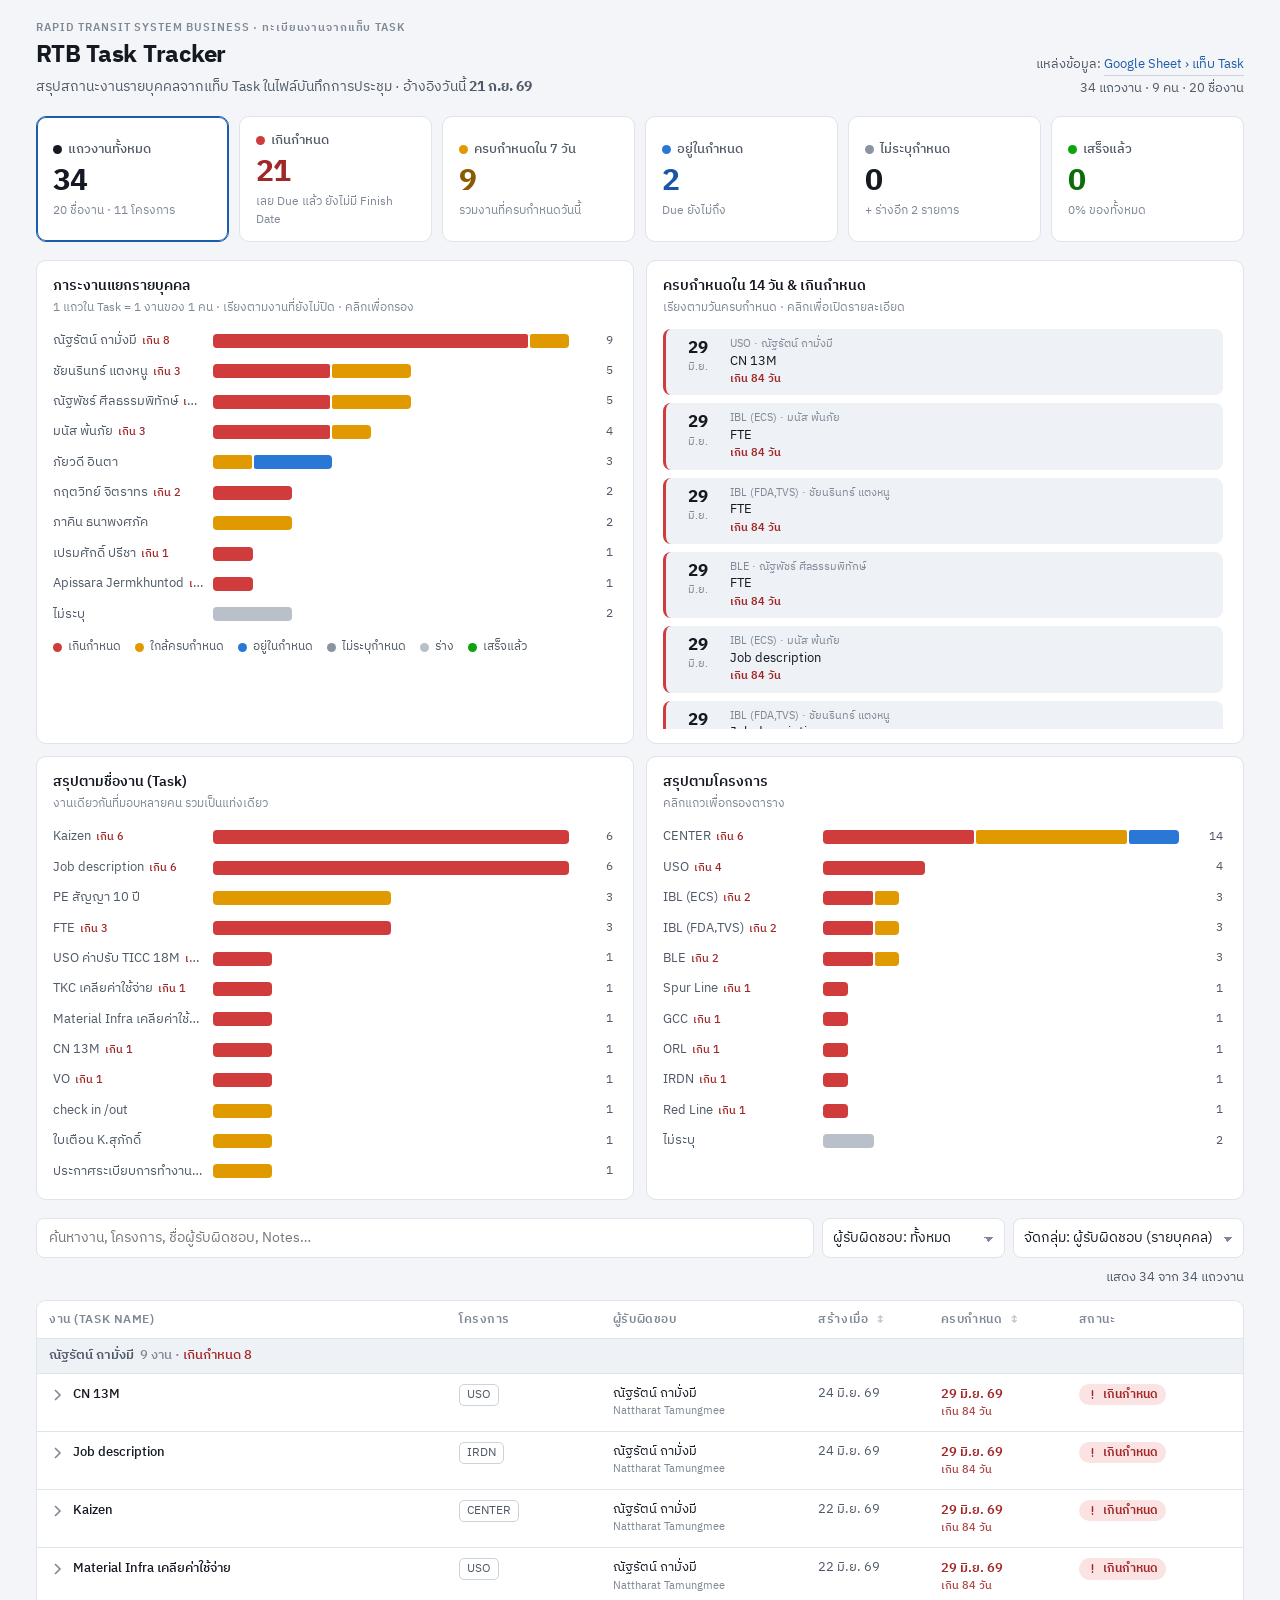
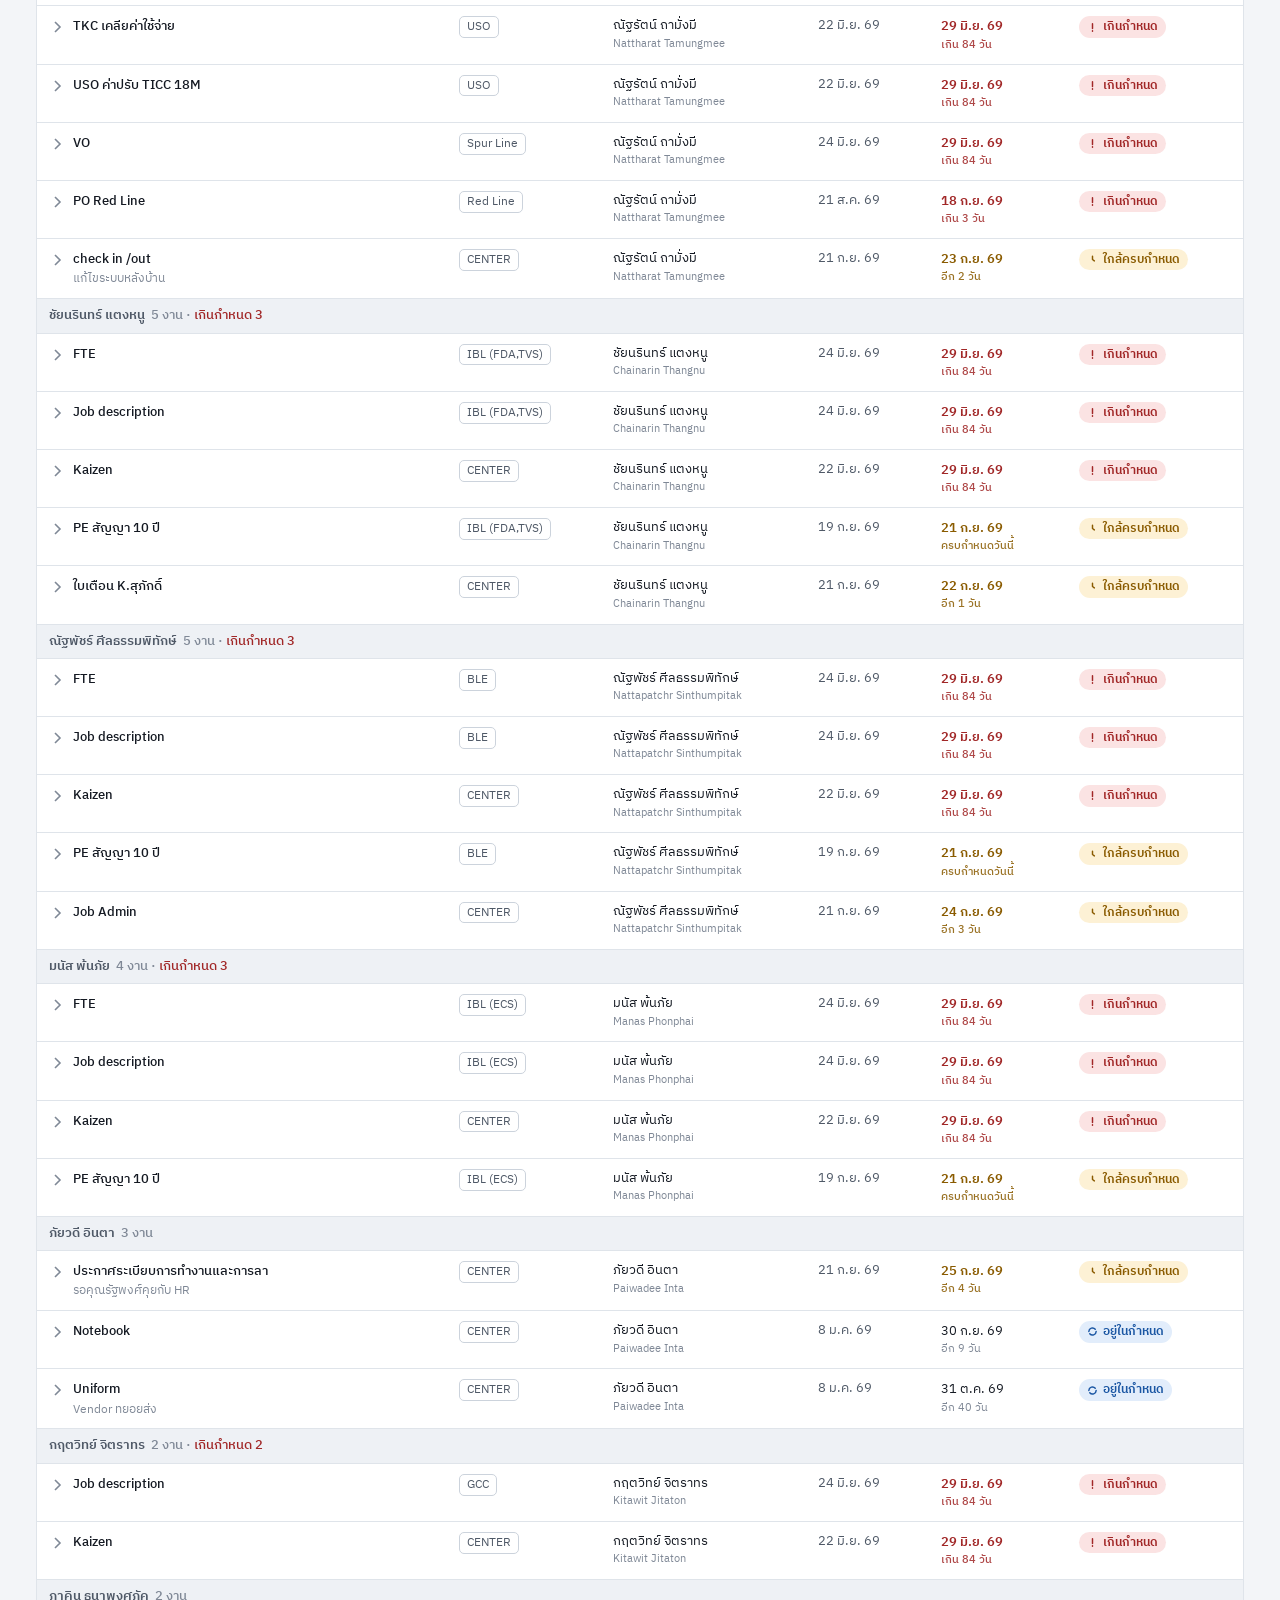
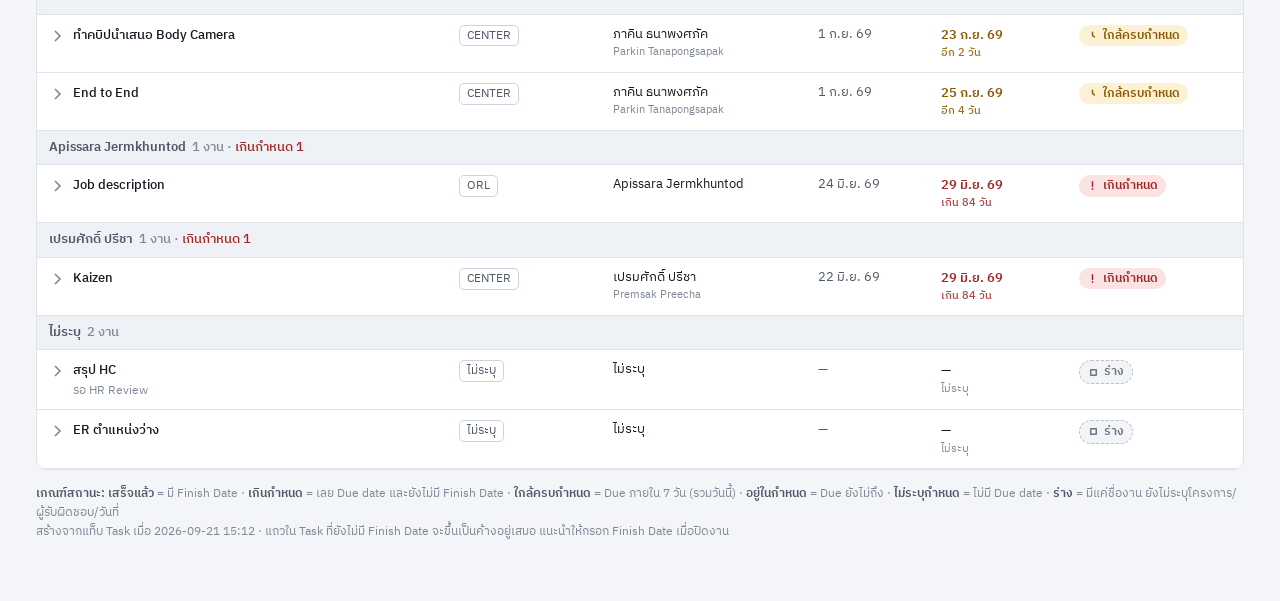
<file: legacy-task-tracker.html>
<!doctype html>
<html lang="th">
<meta name="viewport" content="width=device-width,initial-scale=1">
<meta charset="utf-8">
<title>RTB Task Tracker</title>
<link rel="stylesheet" href="https://fonts.googleapis.com/css2?family=IBM+Plex+Sans+Thai:wght@400;500;600;700&display=swap">
<style>
:root{
  --page:#f3f5f8; --surface:#ffffff; --surface-2:#eef1f5; --ink:#141922; --ink-2:#4f5967; --muted:#7f8896; --line:#dfe4ea; --line-2:#ccd3dc;
  --accent:#1c5cab; --accent-soft:#e3edfa; --accent-ink:#1c5cab;
  --s-done:#0ca30c; --s-done-bg:#e3f5e3; --s-done-ink:#0a6d0a;
  --s-open:#2a78d6; --s-open-bg:#e2edfb; --s-open-ink:#1a56a3;
  --s-soon:#e09a00; --s-soon-bg:#fdf1d5; --s-soon-ink:#8a5b00;
  --s-late:#d03b3b; --s-late-bg:#fbe3e3; --s-late-ink:#a12727;
  --s-nodue:#8a93a0; --s-nodue-bg:#eceff3; --s-nodue-ink:#5a6472;
  --s-draft:#b9c0c9; --s-draft-bg:#f2f4f7; --s-draft-ink:#6c7580;
  color-scheme:light;
}
@media (prefers-color-scheme: dark){
  :root:not([data-theme="light"]){
    --page:#0e1116; --surface:#171b22; --surface-2:#1f242d; --ink:#eef1f5; --ink-2:#b6bec9; --muted:#7f8896; --line:#2a303a; --line-2:#363d49;
    --accent:#5b9bec; --accent-soft:#1a2a42; --accent-ink:#8ab8f3;
    --s-done:#2fbf2f; --s-done-bg:#12301a; --s-done-ink:#6fd66f;
    --s-open:#3987e5; --s-open-bg:#152a45; --s-open-ink:#8ab8f3;
    --s-soon:#f0b429; --s-soon-bg:#382b0c; --s-soon-ink:#f5cc6a;
    --s-late:#e35a5a; --s-late-bg:#3a1717; --s-late-ink:#f39a9a;
    --s-nodue:#7f8896; --s-nodue-bg:#242a33; --s-nodue-ink:#aeb6c0;
    --s-draft:#4a525e; --s-draft-bg:#1c2129; --s-draft-ink:#8d97a3;
    color-scheme:dark;
  }
}
:root[data-theme="dark"]{
  --page:#0e1116; --surface:#171b22; --surface-2:#1f242d; --ink:#eef1f5; --ink-2:#b6bec9; --muted:#7f8896; --line:#2a303a; --line-2:#363d49;
  --accent:#5b9bec; --accent-soft:#1a2a42; --accent-ink:#8ab8f3;
  --s-done:#2fbf2f; --s-done-bg:#12301a; --s-done-ink:#6fd66f;
  --s-open:#3987e5; --s-open-bg:#152a45; --s-open-ink:#8ab8f3;
  --s-soon:#f0b429; --s-soon-bg:#382b0c; --s-soon-ink:#f5cc6a;
  --s-late:#e35a5a; --s-late-bg:#3a1717; --s-late-ink:#f39a9a;
  --s-nodue:#7f8896; --s-nodue-bg:#242a33; --s-nodue-ink:#aeb6c0;
  --s-draft:#4a525e; --s-draft-bg:#1c2129; --s-draft-ink:#8d97a3;
  color-scheme:dark;
}
*{box-sizing:border-box}
body{margin:0;background:var(--page);color:var(--ink);font-family:"IBM Plex Sans Thai",system-ui,-apple-system,"Segoe UI",sans-serif;font-size:14px;line-height:1.55;-webkit-font-smoothing:antialiased}
.wrap{max-width:1240px;margin:0 auto;padding-block:20px 48px;padding-inline:16px}
button{font:inherit;color:inherit}
button:focus-visible,select:focus-visible,input:focus-visible,[tabindex]:focus-visible{outline:2px solid var(--accent);outline-offset:2px}
.tn{font-variant-numeric:tabular-nums}

.hdr{display:flex;flex-wrap:wrap;align-items:flex-end;justify-content:space-between;gap:12px 24px;margin-bottom:18px}
.hdr h1{margin:0;font-size:24px;font-weight:700;letter-spacing:-.01em;text-wrap:balance}
.hdr .sub{color:var(--ink-2);margin-top:2px}
.eyebrow{font-size:11px;text-transform:uppercase;letter-spacing:.08em;color:var(--muted);font-weight:600}
.hdr-right{display:flex;flex-direction:column;align-items:flex-end;gap:4px;font-size:12.5px;color:var(--ink-2);text-align:right}
.hdr-right a{color:var(--accent-ink);text-decoration:none;border-bottom:1px solid var(--line-2)}
.hdr-right a:hover{border-bottom-color:var(--accent-ink)}

.tiles{display:grid;grid-template-columns:repeat(6,minmax(0,1fr));gap:10px;margin-bottom:18px}
.tile{background:var(--surface);border:1px solid var(--line);border-radius:10px;padding:14px 16px 12px;cursor:pointer;text-align:left;transition:border-color .15s}
.tile:hover{border-color:var(--line-2)}
.tile.active{border-color:var(--accent);box-shadow:0 0 0 1px var(--accent) inset}
.tile .lbl{display:flex;align-items:center;gap:6px;font-size:12.5px;color:var(--ink-2);font-weight:500}
.tile .num{font-size:30px;font-weight:700;line-height:1.1;margin-top:6px;letter-spacing:-.02em}
.tile .hint{font-size:11.5px;color:var(--muted);margin-top:4px}
.dot{width:9px;height:9px;border-radius:50%;flex:none;display:inline-block}
.dot.done{background:var(--s-done)}.dot.open{background:var(--s-open)}.dot.soon{background:var(--s-soon)}.dot.late{background:var(--s-late)}.dot.nodue{background:var(--s-nodue)}.dot.draft{background:var(--s-draft)}.dot.all{background:var(--ink)}
.tile.done .num{color:var(--s-done-ink)}.tile.late .num{color:var(--s-late-ink)}.tile.soon .num{color:var(--s-soon-ink)}.tile.open .num{color:var(--s-open-ink)}

.grid{display:grid;grid-template-columns:1fr 1fr;gap:12px;margin-bottom:18px}
.panel{background:var(--surface);border:1px solid var(--line);border-radius:10px;padding:14px 16px;min-width:0}
.panel h2{margin:0 0 2px;font-size:14px;font-weight:600}
.panel .desc{font-size:12px;color:var(--muted);margin-bottom:12px}
.bars{display:flex;flex-direction:column;gap:7px;max-height:360px;overflow-y:auto;padding-right:4px}
.brow{display:grid;grid-template-columns:150px 1fr 34px;align-items:center;gap:10px;cursor:pointer;border-radius:6px;padding:2px 4px;margin:0 -4px}
.brow:hover{background:var(--surface-2)}
.brow.active{background:var(--accent-soft)}
.brow .bl{font-size:12.5px;color:var(--ink-2);white-space:nowrap;overflow:hidden;text-overflow:ellipsis}
.brow .bl b{color:var(--s-late-ink);font-weight:500;margin-left:5px;font-size:11px}
.brow .bt{font-size:12px;color:var(--ink-2);text-align:right;font-variant-numeric:tabular-nums}
.track{display:flex;height:14px;gap:2px}
.seg{height:100%;border-radius:2px;min-width:2px}
.seg:first-child{border-radius:4px 2px 2px 4px}.seg:last-child{border-radius:2px 4px 4px 2px}.seg:only-child{border-radius:4px}
.seg.done{background:var(--s-done)}.seg.open{background:var(--s-open)}.seg.soon{background:var(--s-soon)}.seg.late{background:var(--s-late)}.seg.nodue{background:var(--s-nodue)}.seg.draft{background:var(--s-draft)}
.legend{display:flex;flex-wrap:wrap;gap:6px 14px;margin-top:12px;font-size:12px;color:var(--ink-2)}
.legend span{display:inline-flex;align-items:center;gap:6px}

.up{display:flex;flex-direction:column;gap:8px;max-height:400px;overflow-y:auto;padding-right:4px}
.upi{display:grid;grid-template-columns:auto 1fr;gap:10px;align-items:start;padding:8px 10px;border-radius:8px;background:var(--surface-2);cursor:pointer;border-left:3px solid var(--s-nodue)}
.upi.late{border-left-color:var(--s-late)}.upi.soon{border-left-color:var(--s-soon)}
.upi:hover{filter:brightness(.98)}
.upi .d{font-size:12px;line-height:1.3;text-align:center;min-width:44px}
.upi .d b{display:block;font-size:17px;font-weight:700}
.upi .d small{color:var(--muted);font-size:10.5px}
.upi .t{font-size:12.5px;line-height:1.4}
.upi .t .p{font-size:11px;color:var(--muted);display:block}
.upi .t .w{display:block;font-size:11px;margin-top:2px;color:var(--ink-2)}
.upi .t .w.late{color:var(--s-late-ink);font-weight:600}.upi .t .w.soon{color:var(--s-soon-ink);font-weight:600}
.empty{color:var(--muted);font-size:12.5px;padding:14px 0;text-align:center}

.tool{display:flex;flex-wrap:wrap;gap:8px;align-items:center;margin-bottom:10px}
.tool input[type=search]{flex:1 1 220px;min-width:0;padding:8px 12px;border:1px solid var(--line);border-radius:8px;background:var(--surface);color:var(--ink);font:inherit}
.tool select{padding:8px 30px 8px 10px;border:1px solid var(--line);border-radius:8px;background:var(--surface);color:var(--ink);font:inherit;appearance:none;-webkit-appearance:none;background-image:linear-gradient(45deg,transparent 50%,var(--muted) 50%),linear-gradient(135deg,var(--muted) 50%,transparent 50%);background-position:calc(100% - 15px) 55%,calc(100% - 10px) 55%;background-size:5px 5px;background-repeat:no-repeat}
.chips{display:flex;flex-wrap:wrap;gap:6px;align-items:center;margin-bottom:12px}
.chip{display:inline-flex;align-items:center;gap:6px;padding:3px 9px 3px 10px;border-radius:999px;background:var(--accent-soft);color:var(--accent-ink);font-size:12px;border:none;cursor:pointer;font-weight:500}
.chip .x{font-size:14px;line-height:1;opacity:.7}
.clear{background:none;border:none;color:var(--muted);font-size:12px;cursor:pointer;text-decoration:underline;text-underline-offset:2px;padding:2px 4px}
.count{font-size:12.5px;color:var(--ink-2);margin-left:auto}

.tbl-wrap{background:var(--surface);border:1px solid var(--line);border-radius:10px;overflow:hidden}
.tbl-scroll{overflow-x:auto}
table{width:100%;border-collapse:collapse;min-width:860px}
thead th{font-size:11.5px;text-transform:uppercase;letter-spacing:.05em;color:var(--muted);font-weight:600;text-align:left;padding:10px 12px;border-bottom:1px solid var(--line);background:var(--surface);position:sticky;top:0;z-index:1;white-space:nowrap}
thead th.sort{cursor:pointer;user-select:none}
thead th.sort:hover{color:var(--ink)}
thead th .arr{opacity:.5;margin-left:3px}
tbody tr.g td{background:var(--surface-2);font-weight:600;font-size:12.5px;padding:7px 12px;color:var(--ink-2);border-bottom:1px solid var(--line)}
tbody tr.g td span{font-weight:500;color:var(--muted);margin-left:6px}
tbody tr.g td span i{font-style:normal;color:var(--s-late-ink)}
tbody tr.r td{padding:10px 12px;border-bottom:1px solid var(--line);vertical-align:top;font-size:13px}
tbody tr.r{cursor:pointer}
tbody tr.r:hover td{background:color-mix(in srgb,var(--surface-2) 55%,var(--surface))}
tbody tr.r.open-row td{border-bottom-color:transparent}
tbody tr.d td{padding:0 12px 14px 44px;border-bottom:1px solid var(--line);font-size:12.5px;color:var(--ink-2)}
.title{font-weight:500;color:var(--ink);display:flex;gap:8px;align-items:flex-start}
.title .car{flex:none;width:16px;height:16px;margin-top:3px;color:var(--muted);transition:transform .15s}
tr.open-row .car{transform:rotate(90deg)}
.title .note{display:block;font-size:11.5px;color:var(--muted);font-weight:400;margin-top:1px}
.pill{display:inline-flex;align-items:center;gap:5px;padding:2px 8px;border-radius:999px;font-size:11.5px;font-weight:600;white-space:nowrap;line-height:1.5}
.pill.done{background:var(--s-done-bg);color:var(--s-done-ink)}.pill.open{background:var(--s-open-bg);color:var(--s-open-ink)}.pill.soon{background:var(--s-soon-bg);color:var(--s-soon-ink)}.pill.late{background:var(--s-late-bg);color:var(--s-late-ink)}.pill.nodue{background:var(--s-nodue-bg);color:var(--s-nodue-ink)}.pill.draft{background:var(--s-draft-bg);color:var(--s-draft-ink);border:1px dashed var(--s-draft)}
.pill svg{width:11px;height:11px}
.proj{display:inline-block;padding:1px 7px;border:1px solid var(--line-2);border-radius:5px;font-size:11.5px;color:var(--ink-2);white-space:nowrap}
.own{font-size:12.5px;white-space:nowrap}
.own small{display:block;font-size:11px;color:var(--muted)}
.due{white-space:nowrap;font-variant-numeric:tabular-nums}
.due small{display:block;font-size:11px;color:var(--muted)}
.due.late{color:var(--s-late-ink);font-weight:600}.due.soon{color:var(--s-soon-ink);font-weight:600}
.due.late small,.due.soon small{color:inherit;font-weight:500;opacity:.85}
.dl{display:grid;grid-template-columns:repeat(auto-fit,minmax(180px,1fr));gap:6px 20px;padding-top:6px}
.dl div b{display:block;font-size:11px;text-transform:uppercase;letter-spacing:.06em;color:var(--muted);font-weight:600}
.dl a{color:var(--accent-ink);text-decoration:none}
.foot{font-size:12px;color:var(--muted);margin-top:14px;line-height:1.6}
.foot b{color:var(--ink-2);font-weight:600}

@media (max-width:980px){.tiles{grid-template-columns:repeat(3,minmax(0,1fr))}}
@media (max-width:640px){
  .tiles{grid-template-columns:repeat(2,minmax(0,1fr))}
  .grid{grid-template-columns:1fr}
  .hdr-right{align-items:flex-start;text-align:left}
  .brow{grid-template-columns:110px 1fr 30px}
  tbody tr.d td{padding-left:12px}
}
@media (prefers-reduced-motion:reduce){*{transition:none!important}}
</style>

<div class="wrap">
  <header class="hdr">
    <div>
      <div class="eyebrow">Rapid Transit System Business · ทะเบียนงานจากแท็บ Task</div>
      <h1>RTB Task Tracker</h1>
      <div class="sub">สรุปสถานะงานรายบุคคลจากแท็บ Task ในไฟล์บันทึกการประชุม · อ้างอิงวันนี้ <b id="today"></b></div>
    </div>
    <div class="hdr-right">
      <span>แหล่งข้อมูล: <a href="https://docs.google.com/spreadsheets/d/1nYQOoOtZRPfxs1iKjQckmWs_QnvS2UdS-49XUeO0Oro/edit" target="_blank" rel="noopener">Google Sheet › แท็บ Task</a></span>
      <span id="mcount"></span>
    </div>
  </header>

  <section class="tiles" id="tiles" aria-label="สรุปสถานะ"></section>

  <section class="grid">
    <div class="panel">
      <h2>ภาระงานแยกรายบุคคล</h2>
      <div class="desc">1 แถวใน Task = 1 งานของ 1 คน · เรียงตามงานที่ยังไม่ปิด · คลิกเพื่อกรอง</div>
      <div class="bars" id="ownerBars"></div>
      <div class="legend" id="legend"></div>
    </div>
    <div class="panel">
      <h2>ครบกำหนดใน 14 วัน &amp; เกินกำหนด</h2>
      <div class="desc">เรียงตามวันครบกำหนด · คลิกเพื่อเปิดรายละเอียด</div>
      <div class="up" id="upcoming"></div>
    </div>
    <div class="panel">
      <h2>สรุปตามชื่องาน (Task)</h2>
      <div class="desc">งานเดียวกันที่มอบหลายคน รวมเป็นแท่งเดียว</div>
      <div class="bars" id="taskBars"></div>
    </div>
    <div class="panel">
      <h2>สรุปตามโครงการ</h2>
      <div class="desc">คลิกแถวเพื่อกรองตาราง</div>
      <div class="bars" id="projBars"></div>
    </div>
  </section>

  <section>
    <div class="tool">
      <input type="search" id="q" placeholder="ค้นหางาน, โครงการ, ชื่อผู้รับผิดชอบ, Notes…" aria-label="ค้นหา">
      <select id="fOwner" aria-label="ผู้รับผิดชอบ"><option value="">ผู้รับผิดชอบ: ทั้งหมด</option></select>
      <select id="group" aria-label="จัดกลุ่ม">
        <option value="owner">จัดกลุ่ม: ผู้รับผิดชอบ (รายบุคคล)</option>
        <option value="task">จัดกลุ่ม: ชื่องาน</option>
        <option value="project">จัดกลุ่ม: โครงการ</option>
        <option value="status">จัดกลุ่ม: สถานะ</option>
        <option value="">ไม่จัดกลุ่ม</option>
      </select>
    </div>
    <div class="chips" id="chips"></div>
    <div class="tbl-wrap"><div class="tbl-scroll">
      <table id="tbl">
        <thead><tr>
          <th style="width:34%">งาน (Task Name)</th>
          <th>โครงการ</th>
          <th>ผู้รับผิดชอบ</th>
          <th class="sort" data-k="created">สร้างเมื่อ <span class="arr">↕</span></th>
          <th class="sort" data-k="due">ครบกำหนด <span class="arr">↕</span></th>
          <th>สถานะ</th>
        </tr></thead>
        <tbody id="tbody"></tbody>
      </table>
    </div></div>
    <p class="foot">
      <b>เกณฑ์สถานะ:</b> <b>เสร็จแล้ว</b> = มี Finish Date ·
      <b>เกินกำหนด</b> = เลย Due date และยังไม่มี Finish Date ·
      <b>ใกล้ครบกำหนด</b> = Due ภายใน 7 วัน (รวมวันนี้) ·
      <b>อยู่ในกำหนด</b> = Due ยังไม่ถึง ·
      <b>ไม่ระบุกำหนด</b> = ไม่มี Due date ·
      <b>ร่าง</b> = มีแค่ชื่องาน ยังไม่ระบุโครงการ/ผู้รับผิดชอบ/วันที่
      <br>สร้างจากแท็บ Task เมื่อ <span id="gen"></span> · แถวใน Task ที่ยังไม่มี Finish Date จะขึ้นเป็นค้างอยู่เสมอ แนะนำให้กรอก Finish Date เมื่อปิดงาน
    </p>
  </section>
</div>

<script>
const DATA = {"today": "2026-09-21", "generated": "2026-09-21 15:12", "rows": [{"task": "PE สัญญา 10 ปี", "project": "IBL (ECS)", "owner": "มนัส พ้นภัย", "ownerEn": "Manas Phonphai", "email": "", "created": "2026-09-19", "due": "2026-09-21", "finish": null, "notes": "", "draft": false}, {"task": "PE สัญญา 10 ปี", "project": "IBL (FDA,TVS)", "owner": "ชัยนรินทร์ แตงหนู", "ownerEn": "Chainarin Thangnu", "email": "", "created": "2026-09-19", "due": "2026-09-21", "finish": null, "notes": "", "draft": false}, {"task": "PE สัญญา 10 ปี", "project": "BLE", "owner": "ณัฐพัชร์ ศีลธรรมพิทักษ์", "ownerEn": "Nattapatchr Sinthumpitak", "email": "", "created": "2026-09-19", "due": "2026-09-21", "finish": null, "notes": "", "draft": false}, {"task": "Kaizen", "project": "CENTER", "owner": "กฤตวิทย์ จิตราทร", "ownerEn": "Kitawit Jitaton", "email": "", "created": "2026-06-22", "due": "2026-06-29", "finish": null, "notes": "", "draft": false}, {"task": "Kaizen", "project": "CENTER", "owner": "ณัฐรัตน์ ถามั่งมี", "ownerEn": "Nattharat Tamungmee", "email": "", "created": "2026-06-22", "due": "2026-06-29", "finish": null, "notes": "", "draft": false}, {"task": "Kaizen", "project": "CENTER", "owner": "ณัฐพัชร์ ศีลธรรมพิทักษ์", "ownerEn": "Nattapatchr Sinthumpitak", "email": "", "created": "2026-06-22", "due": "2026-06-29", "finish": null, "notes": "", "draft": false}, {"task": "Kaizen", "project": "CENTER", "owner": "มนัส พ้นภัย", "ownerEn": "Manas Phonphai", "email": "", "created": "2026-06-22", "due": "2026-06-29", "finish": null, "notes": "", "draft": false}, {"task": "Kaizen", "project": "CENTER", "owner": "ชัยนรินทร์ แตงหนู", "ownerEn": "Chainarin Thangnu", "email": "", "created": "2026-06-22", "due": "2026-06-29", "finish": null, "notes": "", "draft": false}, {"task": "Kaizen", "project": "CENTER", "owner": "เปรมศักดิ์ ปรีชา", "ownerEn": "Premsak Preecha", "email": "", "created": "2026-06-22", "due": "2026-06-29", "finish": null, "notes": "", "draft": false}, {"task": "USO ค่าปรับ TICC 18M", "project": "USO", "owner": "ณัฐรัตน์ ถามั่งมี", "ownerEn": "Nattharat Tamungmee", "email": "", "created": "2026-06-22", "due": "2026-06-29", "finish": null, "notes": "", "draft": false}, {"task": "TKC เคลียค่าใช้จ่าย", "project": "USO", "owner": "ณัฐรัตน์ ถามั่งมี", "ownerEn": "Nattharat Tamungmee", "email": "", "created": "2026-06-22", "due": "2026-06-29", "finish": null, "notes": "", "draft": false}, {"task": "Material Infra เคลียค่าใช้จ่าย", "project": "USO", "owner": "ณัฐรัตน์ ถามั่งมี", "ownerEn": "Nattharat Tamungmee", "email": "", "created": "2026-06-22", "due": "2026-06-29", "finish": null, "notes": "", "draft": false}, {"task": "CN 13M", "project": "USO", "owner": "ณัฐรัตน์ ถามั่งมี", "ownerEn": "Nattharat Tamungmee", "email": "", "created": "2026-06-24", "due": "2026-06-29", "finish": null, "notes": "", "draft": false}, {"task": "VO", "project": "Spur Line", "owner": "ณัฐรัตน์ ถามั่งมี", "ownerEn": "Nattharat Tamungmee", "email": "", "created": "2026-06-24", "due": "2026-06-29", "finish": null, "notes": "", "draft": false}, {"task": "FTE", "project": "IBL (ECS)", "owner": "มนัส พ้นภัย", "ownerEn": "Manas Phonphai", "email": "", "created": "2026-06-24", "due": "2026-06-29", "finish": null, "notes": "", "draft": false}, {"task": "FTE", "project": "IBL (FDA,TVS)", "owner": "ชัยนรินทร์ แตงหนู", "ownerEn": "Chainarin Thangnu", "email": "", "created": "2026-06-24", "due": "2026-06-29", "finish": null, "notes": "", "draft": false}, {"task": "FTE", "project": "BLE", "owner": "ณัฐพัชร์ ศีลธรรมพิทักษ์", "ownerEn": "Nattapatchr Sinthumpitak", "email": "", "created": "2026-06-24", "due": "2026-06-29", "finish": null, "notes": "", "draft": false}, {"task": "Job description", "project": "IBL (ECS)", "owner": "มนัส พ้นภัย", "ownerEn": "Manas Phonphai", "email": "", "created": "2026-06-24", "due": "2026-06-29", "finish": null, "notes": "", "draft": false}, {"task": "Job description", "project": "IBL (FDA,TVS)", "owner": "ชัยนรินทร์ แตงหนู", "ownerEn": "Chainarin Thangnu", "email": "", "created": "2026-06-24", "due": "2026-06-29", "finish": null, "notes": "", "draft": false}, {"task": "Job description", "project": "BLE", "owner": "ณัฐพัชร์ ศีลธรรมพิทักษ์", "ownerEn": "Nattapatchr Sinthumpitak", "email": "", "created": "2026-06-24", "due": "2026-06-29", "finish": null, "notes": "", "draft": false}, {"task": "Job description", "project": "GCC", "owner": "กฤตวิทย์ จิตราทร", "ownerEn": "Kitawit Jitaton", "email": "", "created": "2026-06-24", "due": "2026-06-29", "finish": null, "notes": "", "draft": false}, {"task": "Job description", "project": "ORL", "owner": "Apissara Jermkhuntod", "ownerEn": "Apissara Jermkhuntod", "email": "", "created": "2026-06-24", "due": "2026-06-29", "finish": null, "notes": "", "draft": false}, {"task": "Job description", "project": "IRDN", "owner": "ณัฐรัตน์ ถามั่งมี", "ownerEn": "Nattharat Tamungmee", "email": "", "created": "2026-06-24", "due": "2026-06-29", "finish": null, "notes": "", "draft": false}, {"task": "check in /out", "project": "CENTER", "owner": "ณัฐรัตน์ ถามั่งมี", "ownerEn": "Nattharat Tamungmee", "email": "", "created": "2026-09-21", "due": "2026-09-23", "finish": null, "notes": "แก้ไขระบบหลังบ้าน", "draft": false}, {"task": "ใบเตือน K.สุภักดิ์", "project": "CENTER", "owner": "ชัยนรินทร์ แตงหนู", "ownerEn": "Chainarin Thangnu", "email": "", "created": "2026-09-21", "due": "2026-09-22", "finish": null, "notes": "", "draft": false}, {"task": "ประกาศระเบียบการทำงานและการลา", "project": "CENTER", "owner": "ภัยวดี อินตา", "ownerEn": "Paiwadee Inta", "email": "", "created": "2026-09-21", "due": "2026-09-25", "finish": null, "notes": "รอคุณรัฐพงศ์คุยกับ HR", "draft": false}, {"task": "ER ตำแหน่งว่าง", "project": "ไม่ระบุ", "owner": "ไม่ระบุ", "ownerEn": "", "email": "", "created": null, "due": null, "finish": null, "notes": "", "draft": true}, {"task": "สรุป HC", "project": "ไม่ระบุ", "owner": "ไม่ระบุ", "ownerEn": "", "email": "", "created": null, "due": null, "finish": null, "notes": "รอ HR Review", "draft": true}, {"task": "ทำคบิปนำเสนอ Body Camera", "project": "CENTER", "owner": "ภาคิน ธนาพงศภัค", "ownerEn": "Parkin Tanapongsapak", "email": "", "created": "2026-09-01", "due": "2026-09-23", "finish": null, "notes": "", "draft": false}, {"task": "End to End", "project": "CENTER", "owner": "ภาคิน ธนาพงศภัค", "ownerEn": "Parkin Tanapongsapak", "email": "", "created": "2026-09-01", "due": "2026-09-25", "finish": null, "notes": "", "draft": false}, {"task": "Job Admin", "project": "CENTER", "owner": "ณัฐพัชร์ ศีลธรรมพิทักษ์", "ownerEn": "Nattapatchr Sinthumpitak", "email": "", "created": "2026-09-21", "due": "2026-09-24", "finish": null, "notes": "", "draft": false}, {"task": "PO Red Line", "project": "Red Line", "owner": "ณัฐรัตน์ ถามั่งมี", "ownerEn": "Nattharat Tamungmee", "email": "", "created": "2026-08-21", "due": "2026-09-18", "finish": null, "notes": "", "draft": false}, {"task": "Notebook", "project": "CENTER", "owner": "ภัยวดี อินตา", "ownerEn": "Paiwadee Inta", "email": "", "created": "2026-01-08", "due": "2026-09-30", "finish": null, "notes": "", "draft": false}, {"task": "Uniform", "project": "CENTER", "owner": "ภัยวดี อินตา", "ownerEn": "Paiwadee Inta", "email": "", "created": "2026-01-08", "due": "2026-10-31", "finish": null, "notes": "Vendor ทยอยส่ง", "draft": false}]};
const TODAY = new Date(DATA.today+'T00:00:00');
const SOON_DAYS = 7;
const TH_M = ['ม.ค.','ก.พ.','มี.ค.','เม.ย.','พ.ค.','มิ.ย.','ก.ค.','ส.ค.','ก.ย.','ต.ค.','พ.ย.','ธ.ค.'];
const STATUS = {
  late:{l:'เกินกำหนด',ico:'M6 2v5M6 9.5v.5'},
  soon:{l:'ใกล้ครบกำหนด',ico:'M6 2.5v3.5l2 1.5'},
  open:{l:'อยู่ในกำหนด',ico:'M2 6a4 4 0 0 1 7-2.5M10 6a4 4 0 0 1-7 2.5'},
  nodue:{l:'ไม่ระบุกำหนด',ico:'M3 6h6'},
  draft:{l:'ร่าง',ico:'M3 3h6v6H3z'},
  done:{l:'เสร็จแล้ว',ico:'M2 6l3 3 5-6'}
};
const ORDER = ['late','soon','open','nodue','draft','done'];
const dayDiff=(iso)=>Math.round((new Date(iso+'T00:00:00')-TODAY)/86400000);
const fmtD=(iso)=>{if(!iso)return '—';const d=new Date(iso+'T00:00:00');return `${d.getDate()} ${TH_M[d.getMonth()]} ${String(d.getFullYear()+543).slice(2)}`};

const ITEMS = DATA.rows.map((r,i)=>{
  const it={...r,id:i+1};
  it.days=it.due?dayDiff(it.due):null;
  it.age=it.created?-dayDiff(it.created):null;
  if(it.draft) it.s='draft';
  else if(it.finish) it.s='done';
  else if(it.due&&it.days<0) it.s='late';
  else if(it.due&&it.days<=SOON_DAYS) it.s='soon';
  else if(it.due) it.s='open';
  else it.s='nodue';
  return it;
});
const relDue=(it)=>{if(!it.due||it.s==='done')return '';const n=it.days;if(n<0)return `เกิน ${-n} วัน`;if(n===0)return 'ครบกำหนดวันนี้';return `อีก ${n} วัน`};

const state={status:null,project:null,task:null,owner:'',q:'',group:'owner',sort:{k:null,dir:1},open:new Set()};
try{const s=JSON.parse(localStorage.getItem('rtb-task-ui')||'{}');if(s.group!==undefined)state.group=s.group}catch(e){}
const save=()=>{try{localStorage.setItem('rtb-task-ui',JSON.stringify({group:state.group}))}catch(e){}};
const $=(s)=>document.querySelector(s);
const esc=(s)=>String(s??'').replace(/[&<>"]/g,c=>({'&':'&amp;','<':'&lt;','>':'&gt;','"':'&quot;'}[c]));
const pill=(s)=>`<span class="pill ${s}"><svg viewBox="0 0 12 12" fill="none" stroke="currentColor" stroke-width="1.6" stroke-linecap="round" stroke-linejoin="round"><path d="${STATUS[s].ico}"/></svg>${STATUS[s].l}</span>`;

$('#today').textContent=`${TODAY.getDate()} ${TH_M[TODAY.getMonth()]} ${String(TODAY.getFullYear()+543).slice(2)}`;
$('#gen').textContent=DATA.generated;
const owners=[...new Set(ITEMS.map(i=>i.owner))].sort((a,b)=>a.localeCompare(b,'th'));
$('#mcount').textContent=`${ITEMS.length} แถวงาน · ${owners.filter(o=>o!=='ไม่ระบุ').length} คน · ${new Set(ITEMS.map(i=>i.task)).size} ชื่องาน`;
owners.forEach(o=>{const op=document.createElement('option');op.value=o;op.textContent=o;$('#fOwner').appendChild(op)});
$('#group').value=state.group;

const passQ=(it)=>{const q=state.q.trim().toLowerCase();return !q||[it.task,it.project,it.owner,it.ownerEn,it.email,it.notes].join(' ').toLowerCase().includes(q)};
const filt=(skip)=>ITEMS.filter(it=>passQ(it)&&(skip==='owner'||!state.owner||it.owner===state.owner)&&(skip==='status'||!state.status||it.s===state.status)&&(skip==='project'||!state.project||it.project===state.project)&&(skip==='task'||!state.task||it.task===state.task));

function renderTiles(){
  const c=s=>ITEMS.filter(i=>i.s===s).length;
  const tiles=[
    {k:null,cls:'all',l:'แถวงานทั้งหมด',n:ITEMS.length,h:`${new Set(ITEMS.map(i=>i.task)).size} ชื่องาน · ${new Set(ITEMS.map(i=>i.project)).size} โครงการ`},
    {k:'late',cls:'late',l:'เกินกำหนด',n:c('late'),h:'เลย Due แล้ว ยังไม่มี Finish Date'},
    {k:'soon',cls:'soon',l:'ครบกำหนดใน 7 วัน',n:c('soon'),h:'รวมงานที่ครบกำหนดวันนี้'},
    {k:'open',cls:'open',l:'อยู่ในกำหนด',n:c('open'),h:'Due ยังไม่ถึง'},
    {k:'nodue',cls:'nodue',l:'ไม่ระบุกำหนด',n:c('nodue'),h:`+ ร่างอีก ${c('draft')} รายการ`},
    {k:'done',cls:'done',l:'เสร็จแล้ว',n:c('done'),h:ITEMS.length?`${Math.round(c('done')/ITEMS.length*100)}% ของทั้งหมด`:''},
  ];
  $('#tiles').innerHTML=tiles.map(t=>`<button class="tile ${t.cls} ${(t.k?state.status===t.k:!state.status)?'active':''}" data-s="${t.k??''}"><span class="lbl"><i class="dot ${t.cls}"></i>${t.l}</span><div class="num">${t.n}</div><div class="hint">${t.h}</div></button>`).join('');
  $('#tiles').querySelectorAll('.tile').forEach(b=>b.onclick=()=>{const k=b.dataset.s||null;state.status=(!k||state.status===k)?null:k;renderAll()});
}
const stack=(items)=>ORDER.map(s=>({s,n:items.filter(i=>i.s===s).length})).filter(x=>x.n);
const trackHTML=(items,max)=>`<div class="track" style="width:${items.length/max*100}%">${stack(items).map(x=>`<div class="seg ${x.s}" style="flex:${x.n}" title="${STATUS[x.s].l} ${x.n}"></div>`).join('')}</div>`;
const openCount=(g)=>g.filter(i=>i.s!=='done'&&i.s!=='draft').length;

function barPanel(el,pool,keyFn,activeKey,onPick,labelFn){
  const keys=[...new Set(pool.map(keyFn))];
  const rows=keys.map(k=>({k,items:pool.filter(i=>keyFn(i)===k)})).sort((a,b)=>openCount(b.items)-openCount(a.items)||b.items.length-a.items.length);
  const max=Math.max(1,...rows.map(x=>x.items.length));
  el.innerHTML=rows.map(x=>{const late=x.items.filter(i=>i.s==='late').length;return `<div class="brow ${activeKey===x.k?'active':''}" data-k="${esc(x.k)}" role="button" tabindex="0"><span class="bl" title="${esc(x.k)}">${esc(labelFn?labelFn(x.k):x.k)}${late?`<b>เกิน ${late}</b>`:''}</span>${trackHTML(x.items,max)}<span class="bt">${x.items.length}</span></div>`}).join('')||'<div class="empty">ไม่มีงานตามเงื่อนไข</div>';
  el.querySelectorAll('.brow').forEach(r=>{const f=()=>onPick(r.dataset.k);r.onclick=f;r.onkeydown=e=>{if(e.key==='Enter'||e.key===' '){e.preventDefault();f()}}});
}
function renderPanels(){
  barPanel($('#ownerBars'),filt('owner'),i=>i.owner,state.owner||null,k=>{state.owner=state.owner===k?'':k;$('#fOwner').value=state.owner;renderAll()});
  barPanel($('#taskBars'),filt('task'),i=>i.task,state.task,k=>{state.task=state.task===k?null:k;renderAll()});
  barPanel($('#projBars'),filt('project'),i=>i.project,state.project,k=>{state.project=state.project===k?null:k;renderAll()});
  $('#legend').innerHTML=ORDER.map(s=>`<span><i class="dot ${s}"></i>${STATUS[s].l}</span>`).join('');
}
function renderUpcoming(){
  const list=ITEMS.filter(i=>i.due&&i.s!=='done'&&i.days<=14).sort((a,b)=>a.due.localeCompare(b.due)||a.task.localeCompare(b.task,'th'));
  $('#upcoming').innerHTML=list.map(i=>{const d=new Date(i.due+'T00:00:00');return `<div class="upi ${i.s}" data-id="${i.id}" role="button" tabindex="0"><div class="d"><b>${d.getDate()}</b><small>${TH_M[d.getMonth()]}</small></div><div class="t"><span class="p">${esc(i.project)} · ${esc(i.owner)}</span>${esc(i.task)}${i.notes?` <span style="color:var(--muted)">· ${esc(i.notes)}</span>`:''}<span class="w ${i.s}">${relDue(i)}</span></div></div>`}).join('')||'<div class="empty">ไม่มีงานครบกำหนดในช่วงนี้</div>';
  $('#upcoming').querySelectorAll('.upi').forEach(r=>{const f=()=>{const id=+r.dataset.id;state.status=state.project=state.task=null;state.owner='';state.q='';$('#q').value='';$('#fOwner').value='';state.open.add(id);renderAll();const tr=document.querySelector(`tr.r[data-id="${id}"]`);tr&&tr.scrollIntoView({behavior:'smooth',block:'center'})};r.onclick=f;r.onkeydown=e=>{if(e.key==='Enter'||e.key===' '){e.preventDefault();f()}}});
}
function renderChips(){
  const chips=[];
  if(state.status)chips.push({k:'status',l:`สถานะ: ${STATUS[state.status].l}`});
  if(state.owner)chips.push({k:'owner',l:`ผู้รับผิดชอบ: ${state.owner}`});
  if(state.task)chips.push({k:'task',l:`งาน: ${state.task}`});
  if(state.project)chips.push({k:'project',l:`โครงการ: ${state.project}`});
  if(state.q.trim())chips.push({k:'q',l:`ค้นหา: “${state.q.trim()}”`});
  $('#chips').innerHTML=chips.map(c=>`<button class="chip" data-k="${c.k}">${esc(c.l)}<span class="x">×</span></button>`).join('')+(chips.length?`<button class="clear" id="clearAll">ล้างทั้งหมด</button>`:'')+`<span class="count">แสดง ${filt().length} จาก ${ITEMS.length} แถวงาน</span>`;
  $('#chips').querySelectorAll('.chip').forEach(b=>b.onclick=()=>{const k=b.dataset.k;if(k==='q'){state.q='';$('#q').value=''}else if(k==='owner'){state.owner='';$('#fOwner').value=''}else state[k]=null;renderAll()});
  const ca=$('#clearAll');if(ca)ca.onclick=()=>{state.status=state.project=state.task=null;state.owner=state.q='';$('#q').value='';$('#fOwner').value='';renderAll()};
}
function rowHTML(it){
  const dueCls=(it.s==='late'||it.s==='soon')?it.s:'';
  const dueTxt=it.s==='done'?`${fmtD(it.due)}<small>เสร็จ ${fmtD(it.finish)}</small>`:it.due?`${fmtD(it.due)}<small>${relDue(it)}</small>`:`—<small>ไม่ระบุ</small>`;
  const open=state.open.has(it.id);
  const det=`<div class="dl">
    <div><b>ผู้รับผิดชอบ</b>${esc(it.owner)}${it.ownerEn&&it.ownerEn!==it.owner?` <span style="color:var(--muted)">(${esc(it.ownerEn)})</span>`:''}</div>
    <div><b>Email</b>${it.email?`<a href="mailto:${esc(it.email)}">${esc(it.email)}</a>`:'—'}</div>
    <div><b>Created</b>${fmtD(it.created)}${it.age!=null&&it.s!=='done'?` <span style="color:var(--muted)">(เปิดมา ${it.age} วัน)</span>`:''}</div>
    <div><b>Due</b>${fmtD(it.due)}</div>
    <div><b>Finish</b>${fmtD(it.finish)}</div>
    <div style="grid-column:1/-1"><b>Notes</b>${it.notes?esc(it.notes):'<span style="color:var(--muted)">—</span>'}</div>
  </div>`;
  return `<tr class="r ${open?'open-row':''}" data-id="${it.id}" tabindex="0" aria-expanded="${open}">
    <td><div class="title"><svg class="car" viewBox="0 0 16 16" fill="none" stroke="currentColor" stroke-width="1.6"><path d="M6 3l5 5-5 5"/></svg><div>${esc(it.task)}${it.notes?`<span class="note">${esc(it.notes)}</span>`:''}</div></div></td>
    <td><span class="proj">${esc(it.project)}</span></td>
    <td><div class="own">${esc(it.owner)}${it.ownerEn&&it.ownerEn!==it.owner?`<small>${esc(it.ownerEn)}</small>`:''}</div></td>
    <td class="tn" style="white-space:nowrap;font-size:12.5px;color:var(--ink-2)">${fmtD(it.created)}</td>
    <td><div class="due ${dueCls}">${dueTxt}</div></td>
    <td>${pill(it.s)}</td>
  </tr>${open?`<tr class="d"><td colspan="6">${det}</td></tr>`:''}`;
}
function renderTable(){
  let list=filt();
  const {k,dir}=state.sort;
  list=[...list].sort((a,b)=>{
    if(k==='due')return ((a.due||'9999').localeCompare(b.due||'9999'))*dir;
    if(k==='created')return ((a.created||'9999').localeCompare(b.created||'9999'))*dir;
    return ORDER.indexOf(a.s)-ORDER.indexOf(b.s)||(a.due||'9999').localeCompare(b.due||'9999')||a.task.localeCompare(b.task,'th');
  });
  let html='';
  if(state.group){
    const keyOf=i=>state.group==='owner'?i.owner:state.group==='task'?i.task:state.group==='project'?i.project:i.s;
    const labelOf=key=>state.group==='status'?STATUS[key].l:key;
    let keys=[...new Set(list.map(keyOf))];
    if(state.group==='status')keys.sort((a,b)=>ORDER.indexOf(a)-ORDER.indexOf(b));
    else keys.sort((a,b)=>{const ga=list.filter(i=>keyOf(i)===a),gb=list.filter(i=>keyOf(i)===b);return openCount(gb)-openCount(ga)||gb.length-ga.length});
    keys.forEach(key=>{const g=list.filter(i=>keyOf(i)===key);const late=g.filter(i=>i.s==='late').length,done=g.filter(i=>i.s==='done').length;html+=`<tr class="g"><td colspan="6">${esc(labelOf(key))}<span>${g.length} งาน${late?` · <i>เกินกำหนด ${late}</i>`:''}${done?` · เสร็จ ${done}`:''}</span></td></tr>`+g.map(rowHTML).join('')});
  }else html=list.map(rowHTML).join('');
  $('#tbody').innerHTML=html||`<tr><td colspan="6"><div class="empty">ไม่พบงานตามเงื่อนไขที่เลือก</div></td></tr>`;
  $('#tbody').querySelectorAll('tr.r').forEach(tr=>{const f=()=>{const id=+tr.dataset.id;state.open.has(id)?state.open.delete(id):state.open.add(id);renderTable()};tr.onclick=f;tr.onkeydown=e=>{if(e.key==='Enter'||e.key===' '){e.preventDefault();f()}}});
  document.querySelectorAll('thead th.sort').forEach(th=>{th.querySelector('.arr').textContent=state.sort.k===th.dataset.k?(state.sort.dir>0?'↑':'↓'):'↕'});
}
function renderAll(){renderTiles();renderPanels();renderUpcoming();renderChips();renderTable()}
$('#q').addEventListener('input',e=>{state.q=e.target.value;renderAll()});
$('#fOwner').addEventListener('change',e=>{state.owner=e.target.value;renderAll()});
$('#group').addEventListener('change',e=>{state.group=e.target.value;save();renderTable()});
document.querySelectorAll('thead th.sort').forEach(th=>th.onclick=()=>{const k=th.dataset.k;if(state.sort.k===k)state.sort.dir*=-1;else{state.sort.k=k;state.sort.dir=1}renderTable()});
renderAll();
</script>

</html>
</file>
